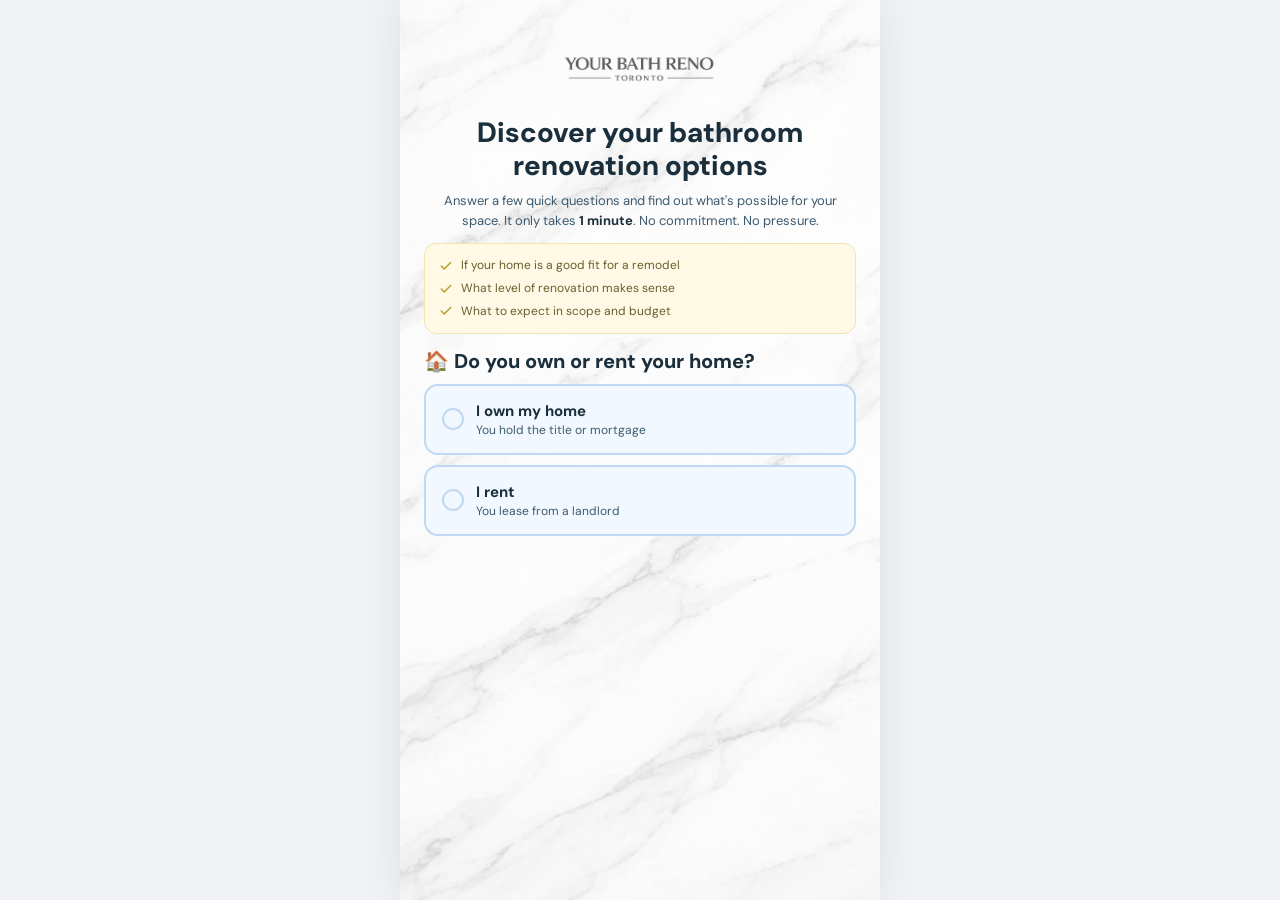
<file: quiz.old/index.html>
<!DOCTYPE html>
<html lang="en">
<head>
<!-- TikTok Pixel Code Start -->
<script>
!function (w, d, t) {
  w.TiktokAnalyticsObject=t;var ttq=w[t]=w[t]||[];ttq.methods=["page","track","identify","instances","debug","on","off","once","ready","alias","group","enableCookie","disableCookie","holdConsent","revokeConsent","grantConsent"],ttq.setAndDefer=function(t,e){t[e]=function(){t.push([e].concat(Array.prototype.slice.call(arguments,0)))}};for(var i=0;i<ttq.methods.length;i++)ttq.setAndDefer(ttq,ttq.methods[i]);ttq.instance=function(t){for(
var e=ttq._i[t]||[],n=0;n<ttq.methods.length;n++)ttq.setAndDefer(e,ttq.methods[n]);return e},ttq.load=function(e,n){var r="https://analytics.tiktok.com/i18n/pixel/events.js",o=n&&n.partner;ttq._i=ttq._i||{},ttq._i[e]=[],ttq._i[e]._u=r,ttq._t=ttq._t||{},ttq._t[e]=+new Date,ttq._o=ttq._o||{},ttq._o[e]=n||{};n=document.createElement("script")
;n.type="text/javascript",n.async=!0,n.src=r+"?sdkid="+e+"&lib="+t;e=document.getElementsByTagName("script")[0];e.parentNode.insertBefore(n,e)};


  ttq.load('D79QTQBC77UA7GO2TSJG');
  ttq.page();
}(window, document, 'ttq');
</script>
<!-- TikTok Pixel Code End -->
<!-- Google tag (gtag.js) -->
<script async src="https://www.googletagmanager.com/gtag/js?id=G-YTF6K0LFGK"></script>
<script>
  window.dataLayer = window.dataLayer || [];
  function gtag(){dataLayer.push(arguments);}
  gtag('js', new Date());

  gtag('config', 'G-YTF6K0LFGK');
</script>
<meta charset="UTF-8">
<meta name="viewport" content="width=device-width,initial-scale=1.0,maximum-scale=1.0,user-scalable=no">
<meta name="apple-mobile-web-app-capable" content="yes">
<meta property="og:title" content="Is your bathroom due for an upgrade?">
<meta property="og:description" content="1-minute quiz. Discover what's possible for your space."><meta property="og:url" content="https://yourbathreno.com">
<meta property="og:image" content="https://yourbathreno.com/preview.jpg">

<title>Bathroom Renovation Assessment — Five Star Bath Solutions</title>
<link rel="icon" type="image/png" href="favicon.png">
<link rel="preconnect" href="https://fonts.googleapis.com">
<link href="https://fonts.googleapis.com/css2?family=DM+Sans:wght@400;500;600;700;800&display=swap" rel="stylesheet">
<link rel="stylesheet" href="styles.css">
<!-- ═══ META PIXEL BASE CODE ═══ -->
<!-- Paste your Meta Pixel base code (fbq('init',...) + fbq('track','PageView')) here -->
<!-- This fires on every page load. The conversion event fires in script.js → saveRegistro() -->
<!-- Meta Pixel Code -->
<script>
!function(f,b,e,v,n,t,s)
{if(f.fbq)return;n=f.fbq=function(){n.callMethod?
n.callMethod.apply(n,arguments):n.queue.push(arguments)};
if(!f._fbq)f._fbq=n;n.push=n;n.loaded=!0;n.version='2.0';
n.queue=[];t=b.createElement(e);t.async=!0;
t.src=v;s=b.getElementsByTagName(e)[0];
s.parentNode.insertBefore(t,s)}(window, document,'script',
'https://connect.facebook.net/en_US/fbevents.js');
fbq('init', '4285889088333258');
fbq('track', 'PageView');
</script>
<noscript><img height="1" width="1" style="display:none"
src="https://www.facebook.com/tr?id=4285889088333258&ev=PageView&noscript=1"
/></noscript>
<!-- End Meta Pixel Code -->

<!-- ═══ GOOGLE TAG (already installed above) ═══ -->
<!-- GA4 is already loaded. For Google Ads conversion, add your gtag conversion snippet in script.js → saveRegistro() -->

</head>
<body>
<div id="app">

<!-- HELP POPUP -->
<div class="help-overlay" id="helpOverlay" onclick="closeHelp()">
<div class="help-popup" onclick="event.stopPropagation()">
<button class="help-close" onclick="closeHelp()">×</button>
<div style="font-size:38px;text-align:center;margin-bottom:8px">💬</div>
<h3 style="font-size:18px;font-weight:800;color:var(--text-dark);margin-bottom:6px;text-align:center">Have questions?</h3>
<p style="font-size:14px;color:var(--text-mid);line-height:1.5;margin-bottom:16px;text-align:center">We're here to help. Reach out anytime.</p>
<a href="sms:+16477045559" class="help-wa-btn" style="background:var(--teal)"><svg width="20" height="20" viewBox="0 0 24 24" fill="white" stroke="none"><path d="M21 15a2 2 0 01-2 2H7l-4 4V5a2 2 0 012-2h14a2 2 0 012 2z"/></svg>Text us</a>
<a href="tel:+16477045559" class="help-phone-btn">📞 (647) 704-5559</a>
</div>
</div>

<!-- S0: INTRO + Q1 -->
<div class="screen active" data-screen="0">
<div class="intro-content intro-top-aligned">
<img src="logo.png" alt="Five Star Bath Solutions" class="intro-logo">
<h1 class="intro-title">Discover your bathroom renovation options</h1>
<p class="intro-desc">Answer a few quick questions and find out what's possible for your space. It only takes <strong>1 minute</strong>. No commitment. No pressure.</p>
<div class="intro-tooltip">
<div class="intro-tooltip-row"><svg viewBox="0 0 24 24" fill="none" stroke-width="2.5" stroke-linecap="round" stroke-linejoin="round" class="intro-tooltip-icon"><polyline points="20 6 9 17 4 12"/></svg><span>If your home is a good fit for a remodel</span></div>
<div class="intro-tooltip-row"><svg viewBox="0 0 24 24" fill="none" stroke-width="2.5" stroke-linecap="round" stroke-linejoin="round" class="intro-tooltip-icon"><polyline points="20 6 9 17 4 12"/></svg><span>What level of renovation makes sense</span></div>
<div class="intro-tooltip-row"><svg viewBox="0 0 24 24" fill="none" stroke-width="2.5" stroke-linecap="round" stroke-linejoin="round" class="intro-tooltip-icon"><polyline points="20 6 9 17 4 12"/></svg><span>What to expect in scope and budget</span></div>
</div>
<h2 class="intro-q1-title">🏠 Do you own or rent your home?</h2>
<div class="options intro-options">
<div class="option-card" onclick="sel(this,'ownership_status','owner',function(){goTo(2)})"><div class="option-radio"></div><div class="option-text"><span class="option-label">I own my home</span><span class="option-sub">You hold the title or mortgage</span></div></div>
<div class="option-card" onclick="sel(this,'ownership_status','renter',function(){goTo(2)})"><div class="option-radio"></div><div class="option-text"><span class="option-label">I rent</span><span class="option-sub">You lease from a landlord</span></div></div>
</div>
</div>
</div>

<!-- S2: Q2 Home type -->
<div class="screen" data-screen="2">
<div class="top-bar"><button class="icon-btn" onclick="goBack()"><svg viewBox="0 0 24 24" fill="none" stroke-width="2.2" stroke-linecap="round" stroke-linejoin="round"><path d="M15 18l-6-6 6-6"/></svg></button><img src="logo.png" alt="Logo" class="top-logo"><button class="icon-btn" onclick="openHelp()"><svg viewBox="0 0 24 24" fill="none" stroke-width="2.2" stroke-linecap="round" stroke-linejoin="round"><circle cx="12" cy="12" r="10"/><path d="M9.09 9a3 3 0 015.83 1c0 2-3 3-3 3"/><line x1="12" y1="17" x2="12.01" y2="17"/></svg></button></div>
<div class="progress-wrap"><div class="progress-track"><div class="progress-fill" style="width:14%"></div></div></div>
<div class="content"><div class="emoji-icon">🏘️</div><h1 class="question">What type of home do you live in?</h1>
<div class="options">
<div class="option-card" onclick="sel(this,'home_type','detached',function(){goTo(3)})"><div class="option-radio"></div><div class="option-text"><span class="option-label">Detached</span><span class="option-sub">Standalone single-family home</span></div></div>
<div class="option-card" onclick="sel(this,'home_type','semi_detached',function(){goTo(3)})"><div class="option-radio"></div><div class="option-text"><span class="option-label">Semi-detached</span><span class="option-sub">Shares one wall with a neighbour</span></div></div>
<div class="option-card" onclick="sel(this,'home_type','townhouse',function(){goTo(3)})"><div class="option-radio"></div><div class="option-text"><span class="option-label">Townhouse</span><span class="option-sub">Row or terraced home</span></div></div>
<div class="option-card" onclick="sel(this,'home_type','condo',function(){goTo(3)})"><div class="option-radio"></div><div class="option-text"><span class="option-label">Condo / Apartment</span><span class="option-sub">Unit within a larger building</span></div></div>
</div>
<div class="step-dots"><div class="dot filled"></div><div class="dot active"></div><div class="dot"></div><div class="dot"></div><div class="dot"></div><div class="dot"></div><div class="dot"></div></div>
</div></div>

<!-- S3: Q3 Bathrooms -->
<div class="screen" data-screen="3">
<div class="top-bar"><button class="icon-btn" onclick="goBack()"><svg viewBox="0 0 24 24" fill="none" stroke-width="2.2" stroke-linecap="round" stroke-linejoin="round"><path d="M15 18l-6-6 6-6"/></svg></button><img src="logo.png" alt="Logo" class="top-logo"><button class="icon-btn" onclick="openHelp()"><svg viewBox="0 0 24 24" fill="none" stroke-width="2.2" stroke-linecap="round" stroke-linejoin="round"><circle cx="12" cy="12" r="10"/><path d="M9.09 9a3 3 0 015.83 1c0 2-3 3-3 3"/><line x1="12" y1="17" x2="12.01" y2="17"/></svg></button></div>
<div class="progress-wrap"><div class="progress-track"><div class="progress-fill" style="width:28%"></div></div></div>
<div class="content"><div class="emoji-icon">🛁</div><h1 class="question">How many bathrooms do you have?</h1>
<div class="options">
<div class="option-card" onclick="sel(this,'bathroom_count','1',function(){handleBathroomCountNext()})"><div class="option-radio"></div><div class="option-text"><span class="option-label">One bathroom</span><span class="option-sub">Single full or half bath</span></div></div>
<div class="option-card" onclick="sel(this,'bathroom_count','2',function(){handleBathroomCountNext()})"><div class="option-radio"></div><div class="option-text"><span class="option-label">Two bathrooms</span><span class="option-sub">Primary + guest bath</span></div></div>
<div class="option-card" onclick="sel(this,'bathroom_count','3_plus',function(){handleBathroomCountNext()})"><div class="option-radio"></div><div class="option-text"><span class="option-label">Three or more</span><span class="option-sub">Multiple bathrooms throughout</span></div></div>
</div>
<div class="step-dots"><div class="dot filled"></div><div class="dot filled"></div><div class="dot active"></div><div class="dot"></div><div class="dot"></div><div class="dot"></div><div class="dot"></div></div>
</div></div>

<!-- S4: NUTRITION 1 -->
<div class="screen" data-screen="4">
<div class="top-bar"><button class="icon-btn" onclick="goBack()"><svg viewBox="0 0 24 24" fill="none" stroke-width="2.2" stroke-linecap="round" stroke-linejoin="round"><path d="M15 18l-6-6 6-6"/></svg></button><img src="logo.png" alt="Logo" class="top-logo"><button class="icon-btn" onclick="openHelp()"><svg viewBox="0 0 24 24" fill="none" stroke-width="2.2" stroke-linecap="round" stroke-linejoin="round"><circle cx="12" cy="12" r="10"/><path d="M9.09 9a3 3 0 015.83 1c0 2-3 3-3 3"/><line x1="12" y1="17" x2="12.01" y2="17"/></svg></button></div>
<div class="progress-wrap"><div class="progress-track"><div class="progress-fill" style="width:36%"></div></div></div>
<div class="nutrition-content">
<div class="navy-card">
<div class="nutrition-badge-dark">💡 Did you know?</div>
<h2 class="nutrition-title-dark">A Bathroom Upgrade Is One of the Smartest Home Investments</h2>
<p class="nutrition-text-dark">In Canada, a mid-range bathroom remodel can recover up to 75% of its cost in added home value.</p>
<div class="nutrition-facts">
<div class="nutrition-fact"><svg viewBox="0 0 24 24" fill="none" stroke-width="2.5" stroke-linecap="round" stroke-linejoin="round" class="nf-icon"><polyline points="23 6 13.5 15.5 8.5 10.5 1 18"/><polyline points="17 6 23 6 23 12"/></svg><span>Top 3 home improvements for ROI in Canada</span></div>
<div class="nutrition-fact"><svg viewBox="0 0 24 24" fill="none" stroke-width="2.5" stroke-linecap="round" stroke-linejoin="round" class="nf-icon"><polyline points="20 6 9 17 4 12"/></svg><span>Updated bathrooms help homes sell faster</span></div>
<div class="nutrition-fact"><svg viewBox="0 0 24 24" fill="none" stroke-width="2.5" stroke-linecap="round" stroke-linejoin="round" class="nf-icon"><path d="M12 2l3.09 6.26L22 9.27l-5 4.87 1.18 6.88L12 17.77l-6.18 3.25L7 14.14 2 9.27l6.91-1.01L12 2z"/></svg><span>Even small upgrades make a big impact</span></div>
<div class="nutrition-fact"><svg viewBox="0 0 24 24" fill="none" stroke-width="2.5" stroke-linecap="round" stroke-linejoin="round" class="nf-icon"><path d="M3 9l9-7 9 7v11a2 2 0 01-2 2H5a2 2 0 01-2-2z"/><polyline points="9 22 9 12 15 12 15 22"/></svg><span>Sets your home apart in competitive markets</span></div>
</div>
</div>
<!-- Before/After photos (outside navy card, on white bg) -->
<!-- Uncomment when you have images. Recommended: 480px wide, horizontal -->
<!-- <p class="nutrition-photo-label">This is how we work</p> -->
<!-- <img src="images/before-after-1.jpg" class="nutrition-photo" alt="Before and after"> -->
<!-- <p class="nutrition-photo-label">Your bathroom could look like this</p> -->
<!-- <img src="images/before-after-2.jpg" class="nutrition-photo" alt="Before and after"> -->
</div>
<div class="bottom"><button class="continue-btn active" onclick="handleAfterNutrition1()">Let's Go</button></div>
</div>

<!-- S5: Q4 Reno count -->
<div class="screen" data-screen="5">
<div class="top-bar"><button class="icon-btn" onclick="goBack()"><svg viewBox="0 0 24 24" fill="none" stroke-width="2.2" stroke-linecap="round" stroke-linejoin="round"><path d="M15 18l-6-6 6-6"/></svg></button><img src="logo.png" alt="Logo" class="top-logo"><button class="icon-btn" onclick="openHelp()"><svg viewBox="0 0 24 24" fill="none" stroke-width="2.2" stroke-linecap="round" stroke-linejoin="round"><circle cx="12" cy="12" r="10"/><path d="M9.09 9a3 3 0 015.83 1c0 2-3 3-3 3"/><line x1="12" y1="17" x2="12.01" y2="17"/></svg></button></div>
<div class="progress-wrap"><div class="progress-track"><div class="progress-fill" style="width:44%"></div></div></div>
<div class="content"><div class="emoji-icon">🚿</div><h1 class="question">How many bathrooms would you like to update?</h1>
<div class="options">
<div class="option-card" onclick="sel(this,'renovation_count','1',function(){goTo(9)})"><div class="option-radio"></div><div class="option-text"><span class="option-label">Just one</span><span class="option-sub">Single bathroom project</span></div></div>
<div class="option-card" onclick="sel(this,'renovation_count','2',function(){goTo(9)})"><div class="option-radio"></div><div class="option-text"><span class="option-label">Two bathrooms</span><span class="option-sub">A couple of rooms to refresh</span></div></div>
<div class="option-card" id="reno-3plus" onclick="sel(this,'renovation_count','3_plus',function(){goTo(9)})"><div class="option-radio"></div><div class="option-text"><span class="option-label">Three or more</span><span class="option-sub">Full-home bathroom overhaul</span></div></div>
</div>
<div class="step-dots"><div class="dot filled"></div><div class="dot filled"></div><div class="dot filled"></div><div class="dot active"></div><div class="dot"></div><div class="dot"></div><div class="dot"></div></div>
</div></div>

<!-- S6: Q5 Timeline -->
<div class="screen" data-screen="6">
<div class="top-bar"><button class="icon-btn" onclick="goBack()"><svg viewBox="0 0 24 24" fill="none" stroke-width="2.2" stroke-linecap="round" stroke-linejoin="round"><path d="M15 18l-6-6 6-6"/></svg></button><img src="logo.png" alt="Logo" class="top-logo"><button class="icon-btn" onclick="openHelp()"><svg viewBox="0 0 24 24" fill="none" stroke-width="2.2" stroke-linecap="round" stroke-linejoin="round"><circle cx="12" cy="12" r="10"/><path d="M9.09 9a3 3 0 015.83 1c0 2-3 3-3 3"/><line x1="12" y1="17" x2="12.01" y2="17"/></svg></button></div>
<div class="progress-wrap"><div class="progress-track"><div class="progress-fill" style="width:52%"></div></div></div>
<div class="content"><div class="emoji-icon">📅</div><h1 class="question">How soon would you consider starting?</h1>
<div class="options">
<div class="option-card" onclick="sel(this,'renovation_timeline','asap',function(){goTo(8)})"><div class="option-radio"></div><div class="option-text"><span class="option-label">As soon as possible</span><span class="option-sub">Ready to start immediately</span></div></div>
<div class="option-card" onclick="sel(this,'renovation_timeline','3_months',function(){goTo(8)})"><div class="option-radio"></div><div class="option-text"><span class="option-label">1 to 3 months</span><span class="option-sub">Planning to start soon</span></div></div>
<div class="option-card" onclick="sel(this,'renovation_timeline','6_months',function(){goTo(8)})"><div class="option-radio"></div><div class="option-text"><span class="option-label">3 to 6 months</span><span class="option-sub">Exploring options and budgeting</span></div></div>
<div class="option-card" onclick="sel(this,'renovation_timeline','browsing',function(){goTo(8)})"><div class="option-radio"></div><div class="option-text"><span class="option-label">Just browsing</span><span class="option-sub">Gathering ideas for later</span></div></div>
</div>
<div class="step-dots"><div class="dot filled"></div><div class="dot filled"></div><div class="dot filled"></div><div class="dot filled"></div><div class="dot active"></div><div class="dot"></div><div class="dot"></div></div>
</div></div>

<!-- S7: Q6 Style -->
<div class="screen" data-screen="7">
<div class="top-bar"><button class="icon-btn" onclick="goBack()"><svg viewBox="0 0 24 24" fill="none" stroke-width="2.2" stroke-linecap="round" stroke-linejoin="round"><path d="M15 18l-6-6 6-6"/></svg></button><img src="logo.png" alt="Logo" class="top-logo"><button class="icon-btn" onclick="openHelp()"><svg viewBox="0 0 24 24" fill="none" stroke-width="2.2" stroke-linecap="round" stroke-linejoin="round"><circle cx="12" cy="12" r="10"/><path d="M9.09 9a3 3 0 015.83 1c0 2-3 3-3 3"/><line x1="12" y1="17" x2="12.01" y2="17"/></svg></button></div>
<div class="progress-wrap"><div class="progress-track"><div class="progress-fill" style="width:60%"></div></div></div>
<div class="content"><div class="emoji-icon">🎨</div><h1 class="question">What bathroom style do you prefer?</h1>
<div class="options">
<div class="option-card" onclick="sel(this,'bathroom_style','modern',function(){goTo(6)})"><div class="option-radio"></div><div class="option-text"><span class="option-label">Modern / Minimalist</span><span class="option-sub">Clean lines, neutral tones, sleek fixtures</span></div></div>
<div class="option-card" onclick="sel(this,'bathroom_style','classic',function(){goTo(6)})"><div class="option-radio"></div><div class="option-text"><span class="option-label">Classic / Traditional</span><span class="option-sub">Timeless elegance, warm finishes</span></div></div>
<div class="option-card" onclick="sel(this,'bathroom_style','spa',function(){goTo(6)})"><div class="option-radio"></div><div class="option-text"><span class="option-label">Spa / Luxury</span><span class="option-sub">High-end materials, freestanding tub, rain shower</span></div></div>
<div class="option-card" onclick="sel(this,'bathroom_style','undecided',function(){goTo(6)})"><div class="option-radio"></div><div class="option-text"><span class="option-label">Not sure yet</span><span class="option-sub">Open to suggestions from a designer</span></div></div>
</div>
<div class="step-dots"><div class="dot filled"></div><div class="dot filled"></div><div class="dot filled"></div><div class="dot filled"></div><div class="dot filled"></div><div class="dot active"></div><div class="dot"></div></div>
</div></div>

<!-- S8: NUTRITION 2 -->
<div class="screen" data-screen="8">
<div class="top-bar"><button class="icon-btn" onclick="goBack()"><svg viewBox="0 0 24 24" fill="none" stroke-width="2.2" stroke-linecap="round" stroke-linejoin="round"><path d="M15 18l-6-6 6-6"/></svg></button><img src="logo.png" alt="Logo" class="top-logo"><button class="icon-btn" onclick="openHelp()"><svg viewBox="0 0 24 24" fill="none" stroke-width="2.2" stroke-linecap="round" stroke-linejoin="round"><circle cx="12" cy="12" r="10"/><path d="M9.09 9a3 3 0 015.83 1c0 2-3 3-3 3"/><line x1="12" y1="17" x2="12.01" y2="17"/></svg></button></div>
<div class="progress-wrap"><div class="progress-track"><div class="progress-fill" style="width:68%"></div></div></div>
<div class="nutrition-content">
<div class="navy-card">
<div class="nutrition-badge-dark">🤩 Almost there</div>
<h2 class="nutrition-title-dark">Your Dream Bathroom Is Closer Than You Think</h2>
<p class="nutrition-text-dark">Simple, fast, and stress-free. Here's why thousands of homeowners choose us:</p>
<div class="nutrition-facts">
<div class="nutrition-fact"><svg viewBox="0 0 24 24" fill="none" stroke-width="2.5" stroke-linecap="round" stroke-linejoin="round" class="nf-icon"><path d="M12 2l3.09 6.26L22 9.27l-5 4.87 1.18 6.88L12 17.77l-6.18 3.25L7 14.14 2 9.27l6.91-1.01L12 2z"/></svg><span>Custom designs tailored to your space</span></div>
<div class="nutrition-fact"><svg viewBox="0 0 24 24" fill="none" stroke-width="2.5" stroke-linecap="round" stroke-linejoin="round" class="nf-icon"><circle cx="12" cy="12" r="10"/><polyline points="12 6 12 12 16 14"/></svg><span>Professional installation in 1–2 days</span></div>
<div class="nutrition-fact"><svg viewBox="0 0 24 24" fill="none" stroke-width="2.5" stroke-linecap="round" stroke-linejoin="round" class="nf-icon"><path d="M12 22s8-4 8-10V5l-8-3-8 3v7c0 6 8 10 8 10z"/></svg><span>Full lifetime warranty included</span></div>
<div class="nutrition-fact"><svg viewBox="0 0 24 24" fill="none" stroke-width="2.5" stroke-linecap="round" stroke-linejoin="round" class="nf-icon"><polyline points="20 6 9 17 4 12"/></svg><span>100% waterproof, built to last</span></div>
</div>
</div>
<!-- Before/After photos (outside navy card) -->
<!-- <p class="nutrition-photo-label">This is how we work</p> -->
<!-- <img src="images/before-after-3.jpg" class="nutrition-photo" alt="Before and after"> -->
<!-- <p class="nutrition-photo-label">Your bathroom could look like this</p> -->
<!-- <img src="images/before-after-4.jpg" class="nutrition-photo" alt="Before and after"> -->
</div>
<div class="bottom"><button class="continue-btn active" onclick="goTo(10)">Let's Keep Going</button></div>
</div>

<!-- S9: Q7 Reno type -->
<div class="screen" data-screen="9">
<div class="top-bar"><button class="icon-btn" onclick="goBack()"><svg viewBox="0 0 24 24" fill="none" stroke-width="2.2" stroke-linecap="round" stroke-linejoin="round"><path d="M15 18l-6-6 6-6"/></svg></button><img src="logo.png" alt="Logo" class="top-logo"><button class="icon-btn" onclick="openHelp()"><svg viewBox="0 0 24 24" fill="none" stroke-width="2.2" stroke-linecap="round" stroke-linejoin="round"><circle cx="12" cy="12" r="10"/><path d="M9.09 9a3 3 0 015.83 1c0 2-3 3-3 3"/><line x1="12" y1="17" x2="12.01" y2="17"/></svg></button></div>
<div class="progress-wrap"><div class="progress-track"><div class="progress-fill" style="width:76%"></div></div></div>
<div class="content"><div class="emoji-icon">🔧</div><h1 class="question">What type of renovation are you considering?</h1>
<div class="options">
<div class="option-card" onclick="sel(this,'renovation_type','full_remodel',function(){goTo(7)})"><div class="option-radio"></div><div class="option-text"><span class="option-label">Full remodel</span><span class="option-sub">Gut and rebuild from scratch</span></div></div>
<div class="option-card" onclick="sel(this,'renovation_type','tub_to_shower',function(){goTo(7)})"><div class="option-radio"></div><div class="option-text"><span class="option-label">Tub-to-shower conversion</span><span class="option-sub">Replace your bathtub with a walk-in shower</span></div></div>
<div class="option-card" onclick="sel(this,'renovation_type','refresh',function(){goTo(7)})"><div class="option-radio"></div><div class="option-text"><span class="option-label">Bath or Shower replacement</span><span class="option-sub">Refresh your tub or shower — no full remodel needed</span></div></div>
<div class="option-card" onclick="sel(this,'renovation_type','accessibility',function(){goTo(7)})"><div class="option-radio"></div><div class="option-text"><span class="option-label">Accessibility upgrade</span><span class="option-sub">Wheelchair Accessible showers, grab bars, barrier-free entry</span></div></div>
<div class="option-card" onclick="sel(this,'renovation_type','undecided',function(){goTo(7)})"><div class="option-radio"></div><div class="option-text"><span class="option-label">Not sure yet</span><span class="option-sub">I'd like expert guidance</span></div></div>
</div>
<div class="step-dots"><div class="dot filled"></div><div class="dot filled"></div><div class="dot filled"></div><div class="dot filled"></div><div class="dot filled"></div><div class="dot filled"></div><div class="dot active"></div></div>
</div></div>

<!-- S10: Q8 Country -->
<div class="screen" data-screen="10">
<div class="top-bar"><button class="icon-btn" onclick="goBack()"><svg viewBox="0 0 24 24" fill="none" stroke-width="2.2" stroke-linecap="round" stroke-linejoin="round"><path d="M15 18l-6-6 6-6"/></svg></button><img src="logo.png" alt="Logo" class="top-logo"><button class="icon-btn" onclick="openHelp()"><svg viewBox="0 0 24 24" fill="none" stroke-width="2.2" stroke-linecap="round" stroke-linejoin="round"><circle cx="12" cy="12" r="10"/><path d="M9.09 9a3 3 0 015.83 1c0 2-3 3-3 3"/><line x1="12" y1="17" x2="12.01" y2="17"/></svg></button></div>
<div class="progress-wrap"><div class="progress-track"><div class="progress-fill" style="width:84%"></div></div></div>
<div class="content"><div class="emoji-icon">🌎</div><h1 class="question">Where are you located?</h1>
<div class="options">
<div class="option-card" onclick="sel(this,'country','CA',function(){handleCountryNext()})"><div class="option-radio"></div><div class="option-text"><span class="option-label">Canada</span><span class="option-sub">Provinces and territories</span></div></div>
<div class="option-card" onclick="sel(this,'country','US',function(){handleCountryNext()})"><div class="option-radio"></div><div class="option-text"><span class="option-label">United States</span><span class="option-sub">All 50 states</span></div></div>
<div class="option-card" onclick="sel(this,'country','other',function(){handleCountryNext()})"><div class="option-radio"></div><div class="option-text"><span class="option-label">Other</span><span class="option-sub">Outside North America</span></div></div>
</div>
<div class="step-dots"><div class="dot filled"></div><div class="dot filled"></div><div class="dot filled"></div><div class="dot filled"></div><div class="dot filled"></div><div class="dot filled"></div><div class="dot filled"></div></div>
</div></div>

<!-- S11: ZIP -->
<div class="screen" data-screen="11">
<div class="top-bar"><button class="icon-btn" onclick="goBack()"><svg viewBox="0 0 24 24" fill="none" stroke-width="2.2" stroke-linecap="round" stroke-linejoin="round"><path d="M15 18l-6-6 6-6"/></svg></button><img src="logo.png" alt="Logo" class="top-logo"><button class="icon-btn" onclick="openHelp()"><svg viewBox="0 0 24 24" fill="none" stroke-width="2.2" stroke-linecap="round" stroke-linejoin="round"><circle cx="12" cy="12" r="10"/><path d="M9.09 9a3 3 0 015.83 1c0 2-3 3-3 3"/><line x1="12" y1="17" x2="12.01" y2="17"/></svg></button></div>
<div class="progress-wrap"><div class="progress-track"><div class="progress-fill" style="width:90%"></div></div></div>
<div class="content" style="justify-content:center"><div class="emoji-icon">📍</div>
<h1 class="question" id="zipTitle">What is your postal code?</h1>
<div class="zip-input-wrap">
<input type="text" class="zip-big-input" id="zipInput" placeholder="A1A1A1" maxlength="7" oninput="handleZipInput()" autocomplete="postal-code">
<p class="zip-hint" id="zipHint">Enter your Canadian postal code</p>
<p class="zip-error" id="zipError"></p>
</div>
</div>
<div class="bottom"><button class="continue-btn" id="zipBtn" onclick="handleZipNext()">Continue</button></div>
</div>

<!-- S12: Lead Capture -->
<div class="screen" data-screen="12">
<div class="top-bar"><button class="icon-btn" onclick="goBack()"><svg viewBox="0 0 24 24" fill="none" stroke-width="2.2" stroke-linecap="round" stroke-linejoin="round"><path d="M15 18l-6-6 6-6"/></svg></button><img src="logo.png" alt="Logo" class="top-logo"><button class="icon-btn" onclick="openHelp()"><svg viewBox="0 0 24 24" fill="none" stroke-width="2.2" stroke-linecap="round" stroke-linejoin="round"><circle cx="12" cy="12" r="10"/><path d="M9.09 9a3 3 0 015.83 1c0 2-3 3-3 3"/><line x1="12" y1="17" x2="12.01" y2="17"/></svg></button></div>
<div class="progress-wrap"><div class="progress-track"><div class="progress-fill" style="width:95%"></div></div></div>
<div class="lead-content">
<div class="emoji-icon">😎</div>
<h2 class="lead-title">Let’s review your bathroom together</h2>
<p class="lead-text">Send us a photo of the bathroom you're considering remodeling. With just one photo, we can:</p>
<div class="lead-features">
<div class="lead-feature"><div class="lead-feature-dot"></div><span>Review layout and current condition</span></div>
<div class="lead-feature"><div class="lead-feature-dot"></div><span>Share ideas and realistic options for your bathroom</span></div>
<div class="lead-feature"><div class="lead-feature-dot"></div><span>Follow up to walk you through next steps — no pressure</span></div>
</div>
<p class="lead-trust">⭐ Rated 4.9 — 10,000+ Reviews</p>
<!-- <div class="offer-box">
<div class="offer-main">🔥 Lock in a <strong>$2,000 SAVINGS</strong></div>
<div class="offer-sub">Only for those who sign up before April 15</div>
</div> -->
<p style="font-size:13px;color:var(--text-mid);text-align:center;margin:8px 0 14px;font-weight:500">Give us the chance to show you how we do it.</p>
<div class="input-group"><div class="input-label">Full name</div><input type="text" class="input-field" id="nameInput" placeholder="e.g. Sarah Johnson" oninput="handleLeadInput()"></div>
<div class="input-group"><div class="input-label">Phone number (10 digits)</div><input type="tel" class="input-field" id="phoneInput" placeholder="e.g. 4165550123" maxlength="10" oninput="handleLeadInput()"></div>
<p style="font-size:12px;color:var(--text-mid);text-align:center;margin-top:6px">No commitment. No sales pressure.</p>
</div>
<div class="bottom"><button class="continue-btn" id="leadBtn" onclick="handleLeadSubmit()">Continue</button></div>
</div>

<!-- S13: Thank You -->
<div class="screen" data-screen="13">
<div class="thankyou-content">
<div class="thankyou-check"><svg viewBox="0 0 24 24" fill="none" stroke-width="2.5" stroke-linecap="round" stroke-linejoin="round"><polyline points="20 6 9 17 4 12"/></svg></div>
<h2 class="thankyou-title">We're ready!</h2>
<p class="thankyou-text">Thanks for sharing your details. A specialist from our team will message you shortly with simple instructions to send a photo of your bathroom.</p>
<div class="thankyou-highlight"><p>This usually happens <strong>within the next few hours</strong>.</p></div>
<p class="thankyou-text">If you prefer not to wait, you can text us now.</p>
<a href="sms:+16477045559" class="text-btn"><svg width="18" height="18" viewBox="0 0 24 24" fill="none" stroke="currentColor" stroke-width="2.2" stroke-linecap="round" stroke-linejoin="round"><path d="M21 15a2 2 0 01-2 2H7l-4 4V5a2 2 0 012-2h14a2 2 0 012 2z"/></svg>Text us your bathroom photo</a>
</div>
</div>

</div>
<script src="script.js"></script>
</body>
</html>
</file>
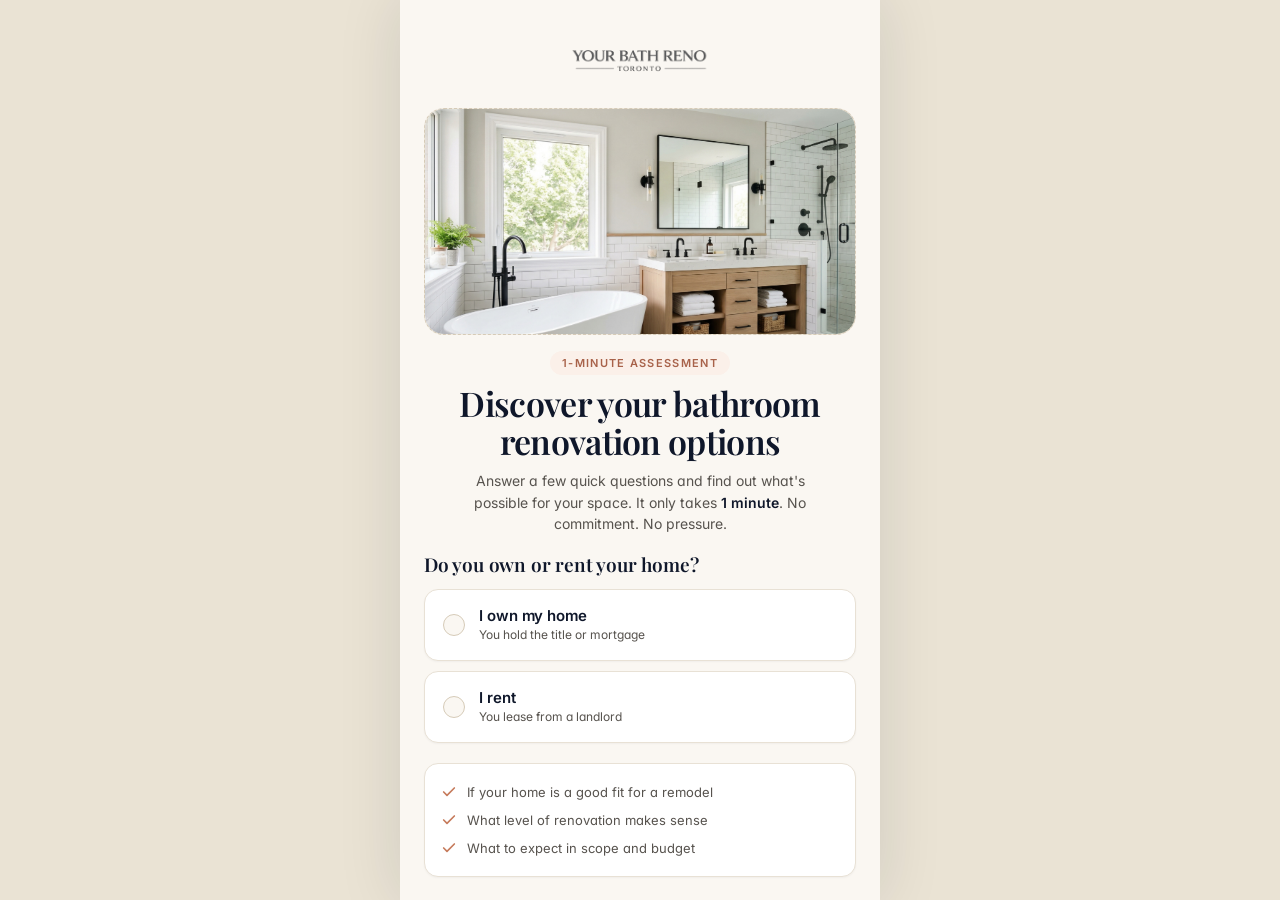
<file: quiz/index.html>
<!DOCTYPE html>
<html lang="en">
<head>
<!-- Google Tag Manager -->
<script>(function(w,d,s,l,i){w[l]=w[l]||[];w[l].push({'gtm.start':
new Date().getTime(),event:'gtm.js'});var f=d.getElementsByTagName(s)[0],
j=d.createElement(s),dl=l!='dataLayer'?'&l='+l:'';j.async=true;j.src=
'https://www.googletagmanager.com/gtm.js?id='+i+dl;f.parentNode.insertBefore(j,f);
})(window,document,'script','dataLayer','GTM-N7J8Q6GC');</script>
<!-- End Google Tag Manager -->
<!-- TikTok Pixel Code Start -->
<script>
!function (w, d, t) {
  w.TiktokAnalyticsObject=t;var ttq=w[t]=w[t]||[];ttq.methods=["page","track","identify","instances","debug","on","off","once","ready","alias","group","enableCookie","disableCookie","holdConsent","revokeConsent","grantConsent"],ttq.setAndDefer=function(t,e){t[e]=function(){t.push([e].concat(Array.prototype.slice.call(arguments,0)))}};for(var i=0;i<ttq.methods.length;i++)ttq.setAndDefer(ttq,ttq.methods[i]);ttq.instance=function(t){for(
var e=ttq._i[t]||[],n=0;n<ttq.methods.length;n++)ttq.setAndDefer(e,ttq.methods[n]);return e},ttq.load=function(e,n){var r="https://analytics.tiktok.com/i18n/pixel/events.js",o=n&&n.partner;ttq._i=ttq._i||{},ttq._i[e]=[],ttq._i[e]._u=r,ttq._t=ttq._t||{},ttq._t[e]=+new Date,ttq._o=ttq._o||{},ttq._o[e]=n||{};n=document.createElement("script")
;n.type="text/javascript",n.async=!0,n.src=r+"?sdkid="+e+"&lib="+t;e=document.getElementsByTagName("script")[0];e.parentNode.insertBefore(n,e)};


  ttq.load('D79QTQBC77UA7GO2TSJG');
  ttq.page();
}(window, document, 'ttq');
</script>
<!-- TikTok Pixel Code End -->
<!-- Google tag (gtag.js) -->
<script async src="https://www.googletagmanager.com/gtag/js?id=G-YTF6K0LFGK"></script>
<script>
  window.dataLayer = window.dataLayer || [];
  function gtag(){dataLayer.push(arguments);}
  gtag('js', new Date());

  gtag('config', 'G-YTF6K0LFGK');
</script>
<!-- Google tag (gtag.js) -->
<script async src="https://www.googletagmanager.com/gtag/js?id=AW-18144709091"></script>
<script>
  window.dataLayer = window.dataLayer || [];
  function gtag(){dataLayer.push(arguments);}
  gtag('js', new Date());

  gtag('config', 'AW-18144709091');
</script>
<meta charset="UTF-8">
<meta name="viewport" content="width=device-width,initial-scale=1.0,maximum-scale=1.0,user-scalable=no">
<meta name="apple-mobile-web-app-capable" content="yes">
<meta name="theme-color" content="#FAF7F2">
<meta property="og:title" content="Is your bathroom due for an upgrade?">
<meta property="og:description" content="1-minute quiz. Discover what's possible for your space.">
<meta property="og:url" content="https://yourbathreno.com">
<meta property="og:image" content="https://yourbathreno.com/preview.jpg">

<title>Bathroom Renovation Assessment — Five Star Bath Solutions!!</title>
<link rel="icon" type="image/png" href="favicon.png">
<link rel="preconnect" href="https://fonts.googleapis.com">
<link rel="preconnect" href="https://fonts.gstatic.com" crossorigin>
<link href="https://fonts.googleapis.com/css2?family=Playfair+Display:ital,wght@0,400;0,500;0,600;0,700;1,500;1,600&family=Inter:wght@400;500;600;700&display=swap" rel="stylesheet">
<link rel="stylesheet" href="styles.css">
<!-- Meta Pixel Code -->
<script>
!function(f,b,e,v,n,t,s)
{if(f.fbq)return;n=f.fbq=function(){n.callMethod?
n.callMethod.apply(n,arguments):n.queue.push(arguments)};
if(!f._fbq)f._fbq=n;n.push=n;n.loaded=!0;n.version='2.0';
n.queue=[];t=b.createElement(e);t.async=!0;
t.src=v;s=b.getElementsByTagName(e)[0];
s.parentNode.insertBefore(t,s)}(window, document,'script',
'https://connect.facebook.net/en_US/fbevents.js');
fbq('init', '4285889088333258');
fbq('track', 'PageView');
</script>
<noscript><img height="1" width="1" style="display:none"
src="https://www.facebook.com/tr?id=4285889088333258&ev=PageView&noscript=1"
/></noscript>
<!-- End Meta Pixel Code -->
</head>
<body>
<!-- Google Tag Manager (noscript) -->
<noscript><iframe src="https://www.googletagmanager.com/ns.html?id=GTM-N7J8Q6GC"
height="0" width="0" style="display:none;visibility:hidden"></iframe></noscript>
<!-- End Google Tag Manager (noscript) -->
<div id="app">

<!-- ═══════════════ HELP POPUP ═══════════════ -->
<div class="help-overlay" id="helpOverlay" onclick="closeHelp()">
  <div class="help-popup" onclick="event.stopPropagation()">
    <button class="help-close" onclick="closeHelp()" aria-label="Close">×</button>
    <div class="help-icon">
      <svg viewBox="0 0 24 24"><path d="M21 15a2 2 0 0 1-2 2H7l-4 4V5a2 2 0 0 1 2-2h14a2 2 0 0 1 2 2z"/></svg>
    </div>
    <h3 class="help-title">Have questions?</h3>
    <p class="help-text">We're here to help. Reach out anytime — no obligation, no pressure.</p>
    <a href="sms:+16477045559" class="help-btn primary">
      <svg viewBox="0 0 24 24"><path d="M21 15a2 2 0 0 1-2 2H7l-4 4V5a2 2 0 0 1 2-2h14a2 2 0 0 1 2 2z"/></svg>
      Text us
    </a>
    <a href="tel:+16477045559" class="help-btn secondary">
      <svg viewBox="0 0 24 24"><path d="M22 16.92v3a2 2 0 0 1-2.18 2 19.79 19.79 0 0 1-8.63-3.07 19.5 19.5 0 0 1-6-6 19.79 19.79 0 0 1-3.07-8.67A2 2 0 0 1 4.11 2h3a2 2 0 0 1 2 1.72 12.84 12.84 0 0 0 .7 2.81 2 2 0 0 1-.45 2.11L8.09 9.91a16 16 0 0 0 6 6l1.27-1.27a2 2 0 0 1 2.11-.45 12.84 12.84 0 0 0 2.81.7A2 2 0 0 1 22 16.92z"/></svg>
      (647) 704-5559
    </a>
  </div>
</div>

<!-- ═══════════════ S0: INTRO + Q1 OWNERSHIP ═══════════════ -->
<div class="screen active" data-screen="0">
  <div class="intro-content">
    <img src="logo.png" alt="Five Star Bath Solutions" class="intro-logo">

    <div class="intro-hero-slot">
      <div class="img-slot" data-name="hero-bathroom.jpg" data-size="960×720">
        <img src="images/hero-bathroom.jpg" alt="Premium bathroom renovation" onerror="this.style.display='none'">
      </div>
    </div>

    <span class="intro-eyebrow">1-Minute Assessment</span>
    <h1 class="intro-title">Discover your bathroom renovation options</h1>
    <p class="intro-desc">Answer a few quick questions and find out what's possible for your space. It only takes <strong>1 minute</strong>. No commitment. No pressure.</p>

    <h2 class="intro-q1-title">Do you own or rent your home?</h2>
    <div class="options intro-options">
      <div class="option-card" onclick="sel(this,'ownership_status','owner',function(){goTo(2)})">
        <div class="option-radio"></div>
        <div class="option-text">
          <span class="option-label">I own my home</span>
          <span class="option-sub">You hold the title or mortgage</span>
        </div>
      </div>
      <div class="option-card" onclick="sel(this,'ownership_status','renter',function(){goTo(2)})">
        <div class="option-radio"></div>
        <div class="option-text">
          <span class="option-label">I rent</span>
          <span class="option-sub">You lease from a landlord</span>
        </div>
      </div>
    </div>

    <div class="intro-tooltip">
      <div class="intro-tooltip-row">
        <svg viewBox="0 0 24 24" class="intro-tooltip-icon"><polyline points="20 6 9 17 4 12"/></svg>
        <span>If your home is a good fit for a remodel</span>
      </div>
      <div class="intro-tooltip-row">
        <svg viewBox="0 0 24 24" class="intro-tooltip-icon"><polyline points="20 6 9 17 4 12"/></svg>
        <span>What level of renovation makes sense</span>
      </div>
      <div class="intro-tooltip-row">
        <svg viewBox="0 0 24 24" class="intro-tooltip-icon"><polyline points="20 6 9 17 4 12"/></svg>
        <span>What to expect in scope and budget</span>
      </div>
    </div>

    <div class="trust-row">
      <div class="trust-item">
        <span class="trust-stars">★★★★★</span>
        <span class="trust-label">4.9 · 10,000+ reviews</span>
      </div>
      <div class="trust-divider"></div>
      <div class="trust-item">
        <span class="trust-stars" style="color:var(--charcoal);font-family:var(--font-serif);font-style:italic;font-size:14px;">Lifetime</span>
        <span class="trust-label">Warranty</span>
      </div>
      <div class="trust-divider"></div>
      <div class="trust-item">
        <span class="trust-stars" style="color:var(--charcoal);font-family:var(--font-serif);font-style:italic;font-size:14px;">1–2 day</span>
        <span class="trust-label">Installation</span>
      </div>
    </div>

    <p class="casl-note">By continuing, you agree to receive texts from Your Bath Reno about your assessment. No spam. Unsubscribe anytime.</p>
  </div>
</div>

<!-- ═══════════════ S2: Q2 HOME TYPE ═══════════════ -->
<div class="screen" data-screen="2">
  <div class="top-bar">
    <button class="icon-btn" onclick="goBack()" aria-label="Back"><svg viewBox="0 0 24 24"><path d="m15 18-6-6 6-6"/></svg></button>
    <img src="logo.png" alt="Logo" class="top-logo">
    <button class="icon-btn" onclick="openHelp()" aria-label="Help"><svg viewBox="0 0 24 24"><circle cx="12" cy="12" r="10"/><path d="M9.09 9a3 3 0 0 1 5.83 1c0 2-3 3-3 3"/><line x1="12" y1="17" x2="12.01" y2="17"/></svg></button>
  </div>
  <div class="progress-wrap">
    <div class="progress-meta"><span>Step 1 of 3 · About your home</span><span class="step-label">14%</span></div>
    <div class="progress-track"><div class="progress-fill" style="width:14%"></div></div>
  </div>
  <div class="content">
    <div class="section-icon">
      <svg viewBox="0 0 24 24"><path d="M6 22V4a2 2 0 0 1 2-2h8a2 2 0 0 1 2 2v18Z"/><path d="M6 12H4a2 2 0 0 0-2 2v6a2 2 0 0 0 2 2h2"/><path d="M18 9h2a2 2 0 0 1 2 2v9a2 2 0 0 1-2 2h-2"/><path d="M10 6h4"/><path d="M10 10h4"/><path d="M10 14h4"/><path d="M10 18h4"/></svg>
    </div>
    <h1 class="question">What type of home do you live in?</h1>
    <div class="options">
      <div class="option-card" onclick="sel(this,'home_type','detached',function(){goTo(3)})">
        <div class="option-radio"></div>
        <div class="option-text"><span class="option-label">Detached</span><span class="option-sub">Standalone single-family home</span></div>
      </div>
      <div class="option-card" onclick="sel(this,'home_type','semi_detached',function(){goTo(3)})">
        <div class="option-radio"></div>
        <div class="option-text"><span class="option-label">Semi-detached</span><span class="option-sub">Shares one wall with a neighbour</span></div>
      </div>
      <div class="option-card" onclick="sel(this,'home_type','townhouse',function(){goTo(3)})">
        <div class="option-radio"></div>
        <div class="option-text"><span class="option-label">Townhouse</span><span class="option-sub">Row or terraced home</span></div>
      </div>
      <div class="option-card" onclick="sel(this,'home_type','condo',function(){goTo(3)})">
        <div class="option-radio"></div>
        <div class="option-text"><span class="option-label">Condo / Apartment</span><span class="option-sub">Unit within a larger building</span></div>
      </div>
    </div>
    <div class="step-dots"><div class="dot filled"></div><div class="dot active"></div><div class="dot"></div><div class="dot"></div><div class="dot"></div><div class="dot"></div><div class="dot"></div></div>
  </div>
</div>

<!-- ═══════════════ S3: Q3 BATHROOM COUNT ═══════════════ -->
<div class="screen" data-screen="3">
  <div class="top-bar">
    <button class="icon-btn" onclick="goBack()" aria-label="Back"><svg viewBox="0 0 24 24"><path d="m15 18-6-6 6-6"/></svg></button>
    <img src="logo.png" alt="Logo" class="top-logo">
    <button class="icon-btn" onclick="openHelp()" aria-label="Help"><svg viewBox="0 0 24 24"><circle cx="12" cy="12" r="10"/><path d="M9.09 9a3 3 0 0 1 5.83 1c0 2-3 3-3 3"/><line x1="12" y1="17" x2="12.01" y2="17"/></svg></button>
  </div>
  <div class="progress-wrap">
    <div class="progress-meta"><span>Step 1 of 3 · About your home</span><span class="step-label">28%</span></div>
    <div class="progress-track"><div class="progress-fill" style="width:28%"></div></div>
  </div>
  <div class="content">
    <div class="section-icon">
      <svg viewBox="0 0 24 24"><path d="M9 6 6.5 3.5a1.5 1.5 0 0 0-1-.5C4.683 3 4 3.683 4 4.5V17a2 2 0 0 0 2 2h12a2 2 0 0 0 2-2v-5"/><line x1="10" y1="5" x2="8" y2="7"/><line x1="2" y1="12" x2="22" y2="12"/><line x1="7" y1="19" x2="7" y2="21"/><line x1="17" y1="19" x2="17" y2="21"/></svg>
    </div>
    <h1 class="question">How many bathrooms do you have?</h1>
    <div class="options">
      <div class="option-card" onclick="sel(this,'bathroom_count','1',function(){handleBathroomCountNext()})">
        <div class="option-radio"></div>
        <div class="option-text"><span class="option-label">One bathroom</span><span class="option-sub">Single full or half bath</span></div>
      </div>
      <div class="option-card" onclick="sel(this,'bathroom_count','2',function(){handleBathroomCountNext()})">
        <div class="option-radio"></div>
        <div class="option-text"><span class="option-label">Two bathrooms</span><span class="option-sub">Primary + guest bath</span></div>
      </div>
      <div class="option-card" onclick="sel(this,'bathroom_count','3_plus',function(){handleBathroomCountNext()})">
        <div class="option-radio"></div>
        <div class="option-text"><span class="option-label">Three or more</span><span class="option-sub">Multiple bathrooms throughout</span></div>
      </div>
    </div>
    <div class="step-dots"><div class="dot filled"></div><div class="dot filled"></div><div class="dot active"></div><div class="dot"></div><div class="dot"></div><div class="dot"></div><div class="dot"></div></div>
  </div>
</div>

<!-- ═══════════════ S4: NUTRITION 1 (DID YOU KNOW) ═══════════════ -->
<div class="screen" data-screen="4">
  <div class="top-bar">
    <button class="icon-btn" onclick="goBack()" aria-label="Back"><svg viewBox="0 0 24 24"><path d="m15 18-6-6 6-6"/></svg></button>
    <img src="logo.png" alt="Logo" class="top-logo">
    <button class="icon-btn" onclick="openHelp()" aria-label="Help"><svg viewBox="0 0 24 24"><circle cx="12" cy="12" r="10"/><path d="M9.09 9a3 3 0 0 1 5.83 1c0 2-3 3-3 3"/><line x1="12" y1="17" x2="12.01" y2="17"/></svg></button>
  </div>
  <div class="progress-wrap">
    <div class="progress-meta"><span>Worth knowing</span><span class="step-label">36%</span></div>
    <div class="progress-track"><div class="progress-fill" style="width:36%"></div></div>
  </div>
  <div class="nutrition-content">
    <div class="nutrition-card">
      <div class="nutrition-badge">
        <svg viewBox="0 0 24 24"><path d="M15 14c.2-1 .7-1.7 1.5-2.5 1-.9 1.5-2.2 1.5-3.5A6 6 0 0 0 6 8c0 1 .2 2.2 1.5 3.5.7.7 1.3 1.5 1.5 2.5"/><path d="M9 18h6"/><path d="M10 22h4"/></svg>
        Did you know?
      </div>
      <h2 class="nutrition-title">A bathroom upgrade is one of the smartest home investments</h2>
      <p class="nutrition-text">In Canada, a mid-range bathroom remodel can recover up to 75% of its cost in added home value.</p>
      <div class="nutrition-facts">
        <div class="nutrition-fact">
          <svg viewBox="0 0 24 24" class="nf-icon"><polyline points="23 6 13.5 15.5 8.5 10.5 1 18"/><polyline points="17 6 23 6 23 12"/></svg>
          <span>Top 3 home improvements for ROI in Canada</span>
        </div>
        <div class="nutrition-fact">
          <svg viewBox="0 0 24 24" class="nf-icon"><polyline points="20 6 9 17 4 12"/></svg>
          <span>Updated bathrooms help homes sell faster</span>
        </div>
        <div class="nutrition-fact">
          <svg viewBox="0 0 24 24" class="nf-icon"><polygon points="12 2 15.09 8.26 22 9.27 17 14.14 18.18 21.02 12 17.77 5.82 21.02 7 14.14 2 9.27 8.91 8.26 12 2"/></svg>
          <span>Even small upgrades make a big impact</span>
        </div>
        <div class="nutrition-fact">
          <svg viewBox="0 0 24 24" class="nf-icon"><path d="m3 9 9-7 9 7v11a2 2 0 0 1-2 2H5a2 2 0 0 1-2-2z"/><polyline points="9 22 9 12 15 12 15 22"/></svg>
          <span>Sets your home apart in competitive markets</span>
        </div>
      </div>
    </div>

    <p class="nutrition-photo-label">Recent transformation</p>
    <div class="nutrition-photo-slot">
      <div class="img-slot" data-name="before-after-1.jpg" data-size="960×640">
        <img src="images/before-after-1.jpg" alt="Before and after bathroom transformation" onerror="this.style.display='none'">
      </div>
    </div>
  </div>
  <div class="bottom"><button class="continue-btn active" onclick="handleAfterNutrition1()">Continue</button></div>
</div>

<!-- ═══════════════ S5: Q4 RENOVATION COUNT ═══════════════ -->
<div class="screen" data-screen="5">
  <div class="top-bar">
    <button class="icon-btn" onclick="goBack()" aria-label="Back"><svg viewBox="0 0 24 24"><path d="m15 18-6-6 6-6"/></svg></button>
    <img src="logo.png" alt="Logo" class="top-logo">
    <button class="icon-btn" onclick="openHelp()" aria-label="Help"><svg viewBox="0 0 24 24"><circle cx="12" cy="12" r="10"/><path d="M9.09 9a3 3 0 0 1 5.83 1c0 2-3 3-3 3"/><line x1="12" y1="17" x2="12.01" y2="17"/></svg></button>
  </div>
  <div class="progress-wrap">
    <div class="progress-meta"><span>Step 2 of 3 · Your project</span><span class="step-label">44%</span></div>
    <div class="progress-track"><div class="progress-fill" style="width:44%"></div></div>
  </div>
  <div class="content">
    <div class="section-icon">
      <svg viewBox="0 0 24 24"><path d="m12 3-1.912 5.813a2 2 0 0 1-1.275 1.275L3 12l5.813 1.912a2 2 0 0 1 1.275 1.275L12 21l1.912-5.813a2 2 0 0 1 1.275-1.275L21 12l-5.813-1.912a2 2 0 0 1-1.275-1.275L12 3Z"/><path d="M5 3v4"/><path d="M19 17v4"/><path d="M3 5h4"/><path d="M17 19h4"/></svg>
    </div>
    <h1 class="question">How many bathrooms would you like to update?</h1>
    <div class="options">
      <div class="option-card" onclick="sel(this,'renovation_count','1',function(){goTo(9)})">
        <div class="option-radio"></div>
        <div class="option-text"><span class="option-label">Just one</span><span class="option-sub">Single bathroom project</span></div>
      </div>
      <div class="option-card" onclick="sel(this,'renovation_count','2',function(){goTo(9)})">
        <div class="option-radio"></div>
        <div class="option-text"><span class="option-label">Two bathrooms</span><span class="option-sub">A couple of rooms to refresh</span></div>
      </div>
      <div class="option-card" id="reno-3plus" onclick="sel(this,'renovation_count','3_plus',function(){goTo(9)})">
        <div class="option-radio"></div>
        <div class="option-text"><span class="option-label">Three or more</span><span class="option-sub">Full-home bathroom overhaul</span></div>
      </div>
    </div>
    <div class="step-dots"><div class="dot filled"></div><div class="dot filled"></div><div class="dot filled"></div><div class="dot active"></div><div class="dot"></div><div class="dot"></div><div class="dot"></div></div>
  </div>
</div>

<!-- ═══════════════ S6: Q5 TIMELINE ═══════════════ -->
<div class="screen" data-screen="6">
  <div class="top-bar">
    <button class="icon-btn" onclick="goBack()" aria-label="Back"><svg viewBox="0 0 24 24"><path d="m15 18-6-6 6-6"/></svg></button>
    <img src="logo.png" alt="Logo" class="top-logo">
    <button class="icon-btn" onclick="openHelp()" aria-label="Help"><svg viewBox="0 0 24 24"><circle cx="12" cy="12" r="10"/><path d="M9.09 9a3 3 0 0 1 5.83 1c0 2-3 3-3 3"/><line x1="12" y1="17" x2="12.01" y2="17"/></svg></button>
  </div>
  <div class="progress-wrap">
    <div class="progress-meta"><span>Step 2 of 3 · Your project</span><span class="step-label">52%</span></div>
    <div class="progress-track"><div class="progress-fill" style="width:52%"></div></div>
  </div>
  <div class="content">
    <div class="section-icon">
      <svg viewBox="0 0 24 24"><path d="M8 2v4"/><path d="M16 2v4"/><rect width="18" height="18" x="3" y="4" rx="2"/><path d="M3 10h18"/><path d="M8 14h.01"/><path d="M12 14h.01"/><path d="M16 14h.01"/><path d="M8 18h.01"/><path d="M12 18h.01"/><path d="M16 18h.01"/></svg>
    </div>
    <h1 class="question">How soon would you consider starting?</h1>
    <div class="options">
      <div class="option-card" onclick="sel(this,'renovation_timeline','asap',function(){goTo(8)})">
        <div class="option-radio"></div>
        <div class="option-text"><span class="option-label">As soon as possible</span><span class="option-sub">Ready to start immediately</span></div>
      </div>
      <div class="option-card" onclick="sel(this,'renovation_timeline','3_months',function(){goTo(8)})">
        <div class="option-radio"></div>
        <div class="option-text"><span class="option-label">1 to 3 months</span><span class="option-sub">Planning to start soon</span></div>
      </div>
      <div class="option-card" onclick="sel(this,'renovation_timeline','6_months',function(){goTo(8)})">
        <div class="option-radio"></div>
        <div class="option-text"><span class="option-label">3 to 6 months</span><span class="option-sub">Exploring options and budgeting</span></div>
      </div>
      <div class="option-card" onclick="sel(this,'renovation_timeline','browsing',function(){goTo(8)})">
        <div class="option-radio"></div>
        <div class="option-text"><span class="option-label">Just browsing</span><span class="option-sub">Gathering ideas for later</span></div>
      </div>
    </div>
    <div class="step-dots"><div class="dot filled"></div><div class="dot filled"></div><div class="dot filled"></div><div class="dot filled"></div><div class="dot active"></div><div class="dot"></div><div class="dot"></div></div>
  </div>
</div>

<!-- ═══════════════ S7: Q6 STYLE (visual cards) ═══════════════ -->
<div class="screen" data-screen="7">
  <div class="top-bar">
    <button class="icon-btn" onclick="goBack()" aria-label="Back"><svg viewBox="0 0 24 24"><path d="m15 18-6-6 6-6"/></svg></button>
    <img src="logo.png" alt="Logo" class="top-logo">
    <button class="icon-btn" onclick="openHelp()" aria-label="Help"><svg viewBox="0 0 24 24"><circle cx="12" cy="12" r="10"/><path d="M9.09 9a3 3 0 0 1 5.83 1c0 2-3 3-3 3"/><line x1="12" y1="17" x2="12.01" y2="17"/></svg></button>
  </div>
  <div class="progress-wrap">
    <div class="progress-meta"><span>Step 2 of 3 · Your project</span><span class="step-label">60%</span></div>
    <div class="progress-track"><div class="progress-fill" style="width:60%"></div></div>
  </div>
  <div class="content">
    <div class="section-icon">
      <svg viewBox="0 0 24 24"><circle cx="13.5" cy="6.5" r=".5" fill="currentColor" stroke="none"/><circle cx="17.5" cy="10.5" r=".5" fill="currentColor" stroke="none"/><circle cx="8.5" cy="7.5" r=".5" fill="currentColor" stroke="none"/><circle cx="6.5" cy="12.5" r=".5" fill="currentColor" stroke="none"/><path d="M12 2C6.5 2 2 6.5 2 12s4.5 10 10 10c.926 0 1.648-.746 1.648-1.688 0-.437-.18-.835-.437-1.125-.29-.289-.438-.652-.438-1.125a1.64 1.64 0 0 1 1.668-1.668h1.996c3.051 0 5.555-2.503 5.555-5.554C21.965 6.012 17.461 2 12 2z"/></svg>
    </div>
    <h1 class="question">What bathroom style do you prefer?</h1>
    <div class="options">
      <div class="option-card visual" onclick="sel(this,'bathroom_style','modern',function(){goTo(6)})">
        <div class="img-slot" data-name="style-modern.jpg" data-size="400×400">
          <img src="images/style-modern.jpg" alt="Modern minimalist bathroom" onerror="this.style.display='none'">
        </div>
        <div class="option-body">
          <div class="option-radio"></div>
          <div class="option-text"><span class="option-label">Modern / Minimalist</span><span class="option-sub">Clean lines, neutral tones, sleek fixtures</span></div>
        </div>
      </div>
      <div class="option-card visual" onclick="sel(this,'bathroom_style','classic',function(){goTo(6)})">
        <div class="img-slot" data-name="style-classic.jpg" data-size="400×400">
          <img src="images/style-classic.jpg" alt="Classic traditional bathroom" onerror="this.style.display='none'">
        </div>
        <div class="option-body">
          <div class="option-radio"></div>
          <div class="option-text"><span class="option-label">Classic / Traditional</span><span class="option-sub">Timeless elegance, warm finishes</span></div>
        </div>
      </div>
      <div class="option-card visual" onclick="sel(this,'bathroom_style','spa',function(){goTo(6)})">
        <div class="img-slot" data-name="style-spa.jpg" data-size="400×400">
          <img src="images/style-spa.jpg" alt="Spa luxury bathroom" onerror="this.style.display='none'">
        </div>
        <div class="option-body">
          <div class="option-radio"></div>
          <div class="option-text"><span class="option-label">Spa / Luxury</span><span class="option-sub">High-end materials, freestanding tub, rain shower</span></div>
        </div>
      </div>
      <div class="option-card" onclick="sel(this,'bathroom_style','undecided',function(){goTo(6)})">
        <div class="option-radio"></div>
        <div class="option-text"><span class="option-label">Not sure yet</span><span class="option-sub">Open to suggestions from a designer</span></div>
      </div>
    </div>
    <div class="step-dots"><div class="dot filled"></div><div class="dot filled"></div><div class="dot filled"></div><div class="dot filled"></div><div class="dot filled"></div><div class="dot active"></div><div class="dot"></div></div>
  </div>
</div>

<!-- ═══════════════ S8: NUTRITION 2 (ALMOST THERE) ═══════════════ -->
<div class="screen" data-screen="8">
  <div class="top-bar">
    <button class="icon-btn" onclick="goBack()" aria-label="Back"><svg viewBox="0 0 24 24"><path d="m15 18-6-6 6-6"/></svg></button>
    <img src="logo.png" alt="Logo" class="top-logo">
    <button class="icon-btn" onclick="openHelp()" aria-label="Help"><svg viewBox="0 0 24 24"><circle cx="12" cy="12" r="10"/><path d="M9.09 9a3 3 0 0 1 5.83 1c0 2-3 3-3 3"/><line x1="12" y1="17" x2="12.01" y2="17"/></svg></button>
  </div>
  <div class="progress-wrap">
    <div class="progress-meta"><span>Almost there</span><span class="step-label">68%</span></div>
    <div class="progress-track"><div class="progress-fill" style="width:68%"></div></div>
  </div>
  <div class="nutrition-content">
    <div class="nutrition-card">
      <div class="nutrition-badge">
        <svg viewBox="0 0 24 24"><polygon points="12 2 15.09 8.26 22 9.27 17 14.14 18.18 21.02 12 17.77 5.82 21.02 7 14.14 2 9.27 8.91 8.26 12 2"/></svg>
        Almost there
      </div>
      <h2 class="nutrition-title">Your dream bathroom is closer than you think</h2>
      <p class="nutrition-text">Simple, fast, and stress-free. Here's why thousands of homeowners choose us:</p>
      <div class="nutrition-facts">
        <div class="nutrition-fact">
          <svg viewBox="0 0 24 24" class="nf-icon"><polygon points="12 2 15.09 8.26 22 9.27 17 14.14 18.18 21.02 12 17.77 5.82 21.02 7 14.14 2 9.27 8.91 8.26 12 2"/></svg>
          <span>Custom designs tailored to your space</span>
        </div>
        <div class="nutrition-fact">
          <svg viewBox="0 0 24 24" class="nf-icon"><circle cx="12" cy="12" r="10"/><polyline points="12 6 12 12 16 14"/></svg>
          <span>Professional installation in 1–2 days</span>
        </div>
        <div class="nutrition-fact">
          <svg viewBox="0 0 24 24" class="nf-icon"><path d="M12 22s8-4 8-10V5l-8-3-8 3v7c0 6 8 10 8 10z"/></svg>
          <span>Full lifetime warranty included</span>
        </div>
        <div class="nutrition-fact">
          <svg viewBox="0 0 24 24" class="nf-icon"><polyline points="20 6 9 17 4 12"/></svg>
          <span>100% waterproof, built to last</span>
        </div>
      </div>
    </div>

    <p class="nutrition-photo-label">Your bathroom could look like this</p>
    <div class="nutrition-photo-slot">
      <div class="img-slot" data-name="before-after-2.jpg" data-size="960×640">
        <img src="images/before-after-2.jpg" alt="Your bathroom could look like this" onerror="this.style.display='none'">
      </div>
    </div>
  </div>
  <div class="bottom"><button class="continue-btn active" onclick="goTo(10)">Let's keep going</button></div>
</div>

<!-- ═══════════════ S9: Q7 RENOVATION TYPE ═══════════════ -->
<div class="screen" data-screen="9">
  <div class="top-bar">
    <button class="icon-btn" onclick="goBack()" aria-label="Back"><svg viewBox="0 0 24 24"><path d="m15 18-6-6 6-6"/></svg></button>
    <img src="logo.png" alt="Logo" class="top-logo">
    <button class="icon-btn" onclick="openHelp()" aria-label="Help"><svg viewBox="0 0 24 24"><circle cx="12" cy="12" r="10"/><path d="M9.09 9a3 3 0 0 1 5.83 1c0 2-3 3-3 3"/><line x1="12" y1="17" x2="12.01" y2="17"/></svg></button>
  </div>
  <div class="progress-wrap">
    <div class="progress-meta"><span>Step 2 of 3 · Your project</span><span class="step-label">76%</span></div>
    <div class="progress-track"><div class="progress-fill" style="width:76%"></div></div>
  </div>
  <div class="content">
    <div class="section-icon">
      <svg viewBox="0 0 24 24"><path d="m15 12-8.373 8.373a1 1 0 1 1-3-3L12 9"/><path d="m18 15 4-4"/><path d="m21.5 11.5-1.914-1.914A2 2 0 0 1 19 8.172V7l-2.26-2.26a6 6 0 0 0-4.202-1.756L9 2.96l.92.82A6.18 6.18 0 0 1 12 8.4V10l2 2h1.172a2 2 0 0 1 1.414.586L18.5 14.5"/></svg>
    </div>
    <h1 class="question">What type of renovation are you considering?</h1>
    <div class="options">
      <div class="option-card" onclick="sel(this,'renovation_type','full_remodel',function(){goTo(7)})">
        <div class="option-radio"></div>
        <div class="option-text"><span class="option-label">Full remodel</span><span class="option-sub">Gut and rebuild from scratch</span></div>
      </div>
      <div class="option-card" onclick="sel(this,'renovation_type','tub_to_shower',function(){goTo(7)})">
        <div class="option-radio"></div>
        <div class="option-text"><span class="option-label">Tub-to-shower conversion</span><span class="option-sub">Replace your bathtub with a walk-in shower</span></div>
      </div>
      <div class="option-card" onclick="sel(this,'renovation_type','refresh',function(){goTo(7)})">
        <div class="option-radio"></div>
        <div class="option-text"><span class="option-label">Bath or shower replacement</span><span class="option-sub">Refresh your tub or shower — no full remodel needed</span></div>
      </div>
      <div class="option-card" onclick="sel(this,'renovation_type','accessibility',function(){goTo(7)})">
        <div class="option-radio"></div>
        <div class="option-text"><span class="option-label">Accessibility upgrade</span><span class="option-sub">Wheelchair accessible showers, grab bars, barrier-free entry</span></div>
      </div>
      <div class="option-card" onclick="sel(this,'renovation_type','undecided',function(){goTo(7)})">
        <div class="option-radio"></div>
        <div class="option-text"><span class="option-label">Not sure yet</span><span class="option-sub">I'd like expert guidance</span></div>
      </div>
    </div>
    <div class="step-dots"><div class="dot filled"></div><div class="dot filled"></div><div class="dot filled"></div><div class="dot filled"></div><div class="dot filled"></div><div class="dot filled"></div><div class="dot active"></div></div>
  </div>
</div>

<!-- ═══════════════ S10: Q8 COUNTRY ═══════════════ -->
<div class="screen" data-screen="10">
  <div class="top-bar">
    <button class="icon-btn" onclick="goBack()" aria-label="Back"><svg viewBox="0 0 24 24"><path d="m15 18-6-6 6-6"/></svg></button>
    <img src="logo.png" alt="Logo" class="top-logo">
    <button class="icon-btn" onclick="openHelp()" aria-label="Help"><svg viewBox="0 0 24 24"><circle cx="12" cy="12" r="10"/><path d="M9.09 9a3 3 0 0 1 5.83 1c0 2-3 3-3 3"/><line x1="12" y1="17" x2="12.01" y2="17"/></svg></button>
  </div>
  <div class="progress-wrap">
    <div class="progress-meta"><span>Step 3 of 3 · Where you are</span><span class="step-label">84%</span></div>
    <div class="progress-track"><div class="progress-fill" style="width:84%"></div></div>
  </div>
  <div class="content">
    <div class="section-icon">
      <svg viewBox="0 0 24 24"><circle cx="12" cy="12" r="10"/><path d="M12 2a14.5 14.5 0 0 0 0 20 14.5 14.5 0 0 0 0-20"/><path d="M2 12h20"/></svg>
    </div>
    <h1 class="question">Where are you located?</h1>
    <div class="options">
      <div class="option-card" onclick="sel(this,'country','CA',function(){handleCountryNext()})">
        <div class="option-radio"></div>
        <div class="option-text"><span class="option-label">Canada</span><span class="option-sub">Provinces and territories</span></div>
      </div>
      <div class="option-card" onclick="sel(this,'country','US',function(){handleCountryNext()})">
        <div class="option-radio"></div>
        <div class="option-text"><span class="option-label">United States</span><span class="option-sub">All 50 states</span></div>
      </div>
      <div class="option-card" onclick="sel(this,'country','other',function(){handleCountryNext()})">
        <div class="option-radio"></div>
        <div class="option-text"><span class="option-label">Other</span><span class="option-sub">Outside North America</span></div>
      </div>
    </div>
    <div class="step-dots"><div class="dot filled"></div><div class="dot filled"></div><div class="dot filled"></div><div class="dot filled"></div><div class="dot filled"></div><div class="dot filled"></div><div class="dot filled"></div></div>
  </div>
</div>

<!-- ═══════════════ S11: ZIP ═══════════════ -->
<div class="screen" data-screen="11">
  <div class="top-bar">
    <button class="icon-btn" onclick="goBack()" aria-label="Back"><svg viewBox="0 0 24 24"><path d="m15 18-6-6 6-6"/></svg></button>
    <img src="logo.png" alt="Logo" class="top-logo">
    <button class="icon-btn" onclick="openHelp()" aria-label="Help"><svg viewBox="0 0 24 24"><circle cx="12" cy="12" r="10"/><path d="M9.09 9a3 3 0 0 1 5.83 1c0 2-3 3-3 3"/><line x1="12" y1="17" x2="12.01" y2="17"/></svg></button>
  </div>
  <div class="progress-wrap">
    <div class="progress-meta"><span>Step 3 of 3 · Where you are</span><span class="step-label">90%</span></div>
    <div class="progress-track"><div class="progress-fill" style="width:90%"></div></div>
  </div>
  <div class="content" style="justify-content:center">
    <div class="section-icon">
      <svg viewBox="0 0 24 24"><path d="M20 10c0 7-8 13-8 13s-8-6-8-13a8 8 0 0 1 16 0Z"/><circle cx="12" cy="10" r="3"/></svg>
    </div>
    <h1 class="question" id="zipTitle">What is your postal code?</h1>
    <div class="zip-input-wrap">
      <input type="text" class="zip-big-input" id="zipInput" placeholder="A1A1A1" maxlength="7" oninput="handleZipInput()" autocomplete="postal-code">
      <p class="zip-hint" id="zipHint">Enter your Canadian postal code</p>
      <p class="zip-error" id="zipError"></p>
    </div>
  </div>
  <div class="bottom"><button class="continue-btn" id="zipBtn" onclick="handleZipNext()">Continue</button></div>
</div>

<!-- ═══════════════ S12: LEAD CAPTURE (soft, collaborative) ═══════════════ -->
<div class="screen" data-screen="12">
  <div class="top-bar">
    <button class="icon-btn" onclick="goBack()" aria-label="Back"><svg viewBox="0 0 24 24"><path d="m15 18-6-6 6-6"/></svg></button>
    <img src="logo.png" alt="Logo" class="top-logo">
    <button class="icon-btn" onclick="openHelp()" aria-label="Help"><svg viewBox="0 0 24 24"><circle cx="12" cy="12" r="10"/><path d="M9.09 9a3 3 0 0 1 5.83 1c0 2-3 3-3 3"/><line x1="12" y1="17" x2="12.01" y2="17"/></svg></button>
  </div>
  <div class="progress-wrap">
    <div class="progress-meta"><span>Almost done</span><span class="step-label">98%</span></div>
    <div class="progress-track"><div class="progress-fill" style="width:98%"></div></div>
  </div>
  <div class="lead-content">
    <h2 class="lead-form-title">Let's review your bathroom together</h2>
    <p class="lead-form-sub">Leave your details and we'll text you with ideas and realistic options for your space.</p>

    <div class="lead-features">
      <div class="lead-feature"><div class="lead-feature-dot"></div><span>Review your layout and current condition</span></div>
      <div class="lead-feature"><div class="lead-feature-dot"></div><span>Share ideas tailored to your bathroom</span></div>
      <div class="lead-feature"><div class="lead-feature-dot"></div><span>Walk you through next steps — no pressure</span></div>
    </div>

    <div class="mini-testimonial">
      <div class="mini-testimonial-stars">★★★★★</div>
      <p class="mini-testimonial-quote">They reached out quickly, no pressure at all. Super helpful and professional.</p>
      <div class="mini-testimonial-author">— Sarah J., Mississauga</div>
    </div>

    <div class="offer-soft" id="offerCard">
      <div class="offer-soft-icon">
        <svg viewBox="0 0 24 24"><path d="m12 3-1.912 5.813a2 2 0 0 1-1.275 1.275L3 12l5.813 1.912a2 2 0 0 1 1.275 1.275L12 21l1.912-5.813a2 2 0 0 1 1.275-1.275L21 12l-5.813-1.912a2 2 0 0 1-1.275-1.275L12 3Z"/><path d="M5 3v4"/><path d="M19 17v4"/><path d="M3 5h4"/><path d="M17 19h4"/></svg>
      </div>
      <div class="offer-soft-text">
        <strong id="offerHeadline">Includes a $500 credit toward your renovation</strong>
        <span id="offerSubtext">Plus a free 1-hour design consultation — on us.</span>
      </div>
    </div>

    <div class="input-group">
      <div class="input-label">Full name</div>
      <input type="text" class="input-field" id="nameInput" placeholder="e.g. Sarah Johnson" oninput="handleLeadInput()">
    </div>
    <div class="input-group">
      <div class="input-label">Phone number (10 digits)</div>
      <input type="tel" class="input-field" id="phoneInput" placeholder="e.g. 4165550123" maxlength="10" oninput="handleLeadInput()">
    </div>

    <div class="trust-row-compact">
      <span class="trust-stars-small">★★★★★</span>
      <span class="trust-label-small">4.9 · 10,000+ verified reviews</span>
    </div>

    <p class="privacy-note">
      <svg viewBox="0 0 24 24"><path d="M21 15a2 2 0 0 1-2 2H7l-4 4V5a2 2 0 0 1 2-2h14a2 2 0 0 1 2 2z"/></svg>
      We'll text, not call. No spam. No pressure.
    </p>
  </div>
  <div class="bottom"><button class="continue-btn" id="leadBtn" onclick="handleLeadSubmit()">Continue</button></div>
</div>

<!-- ═══════════════ S13: THANK YOU + SURPRISE $500 ═══════════════ -->
<div class="screen" data-screen="13">
  <div class="thankyou-content">
    <div class="thankyou-check">
      <svg viewBox="0 0 24 24"><polyline points="20 6 9 17 4 12"/></svg>
    </div>
    <h2 class="thankyou-title">You're all set!</h2>
    <p class="thankyou-text">We'll text you within a few hours with ideas and options for your space.</p>

    <div class="reservation-card">
      <div class="label">Bonus — as a thank you</div>
      <div class="value">We're including a $500 credit toward your renovation + a free 1-hour design consultation.</div>
      <div class="expires">Valid for <strong>7 days</strong> — your specialist will mention it when they text you.</div>
    </div>

    <p class="thankyou-text" style="margin-bottom:14px">If you prefer not to wait, text us now with a photo of your bathroom and we'll get started right away.</p>
    <a href="sms:+16477045559" class="text-btn">
      <svg viewBox="0 0 24 24"><path d="M21 15a2 2 0 0 1-2 2H7l-4 4V5a2 2 0 0 1 2-2h14a2 2 0 0 1 2 2z"/></svg>
      Text us your bathroom photo
    </a>
  </div>
</div>

</div>
<script src="script.js"></script>

</body>
</html>
</file>
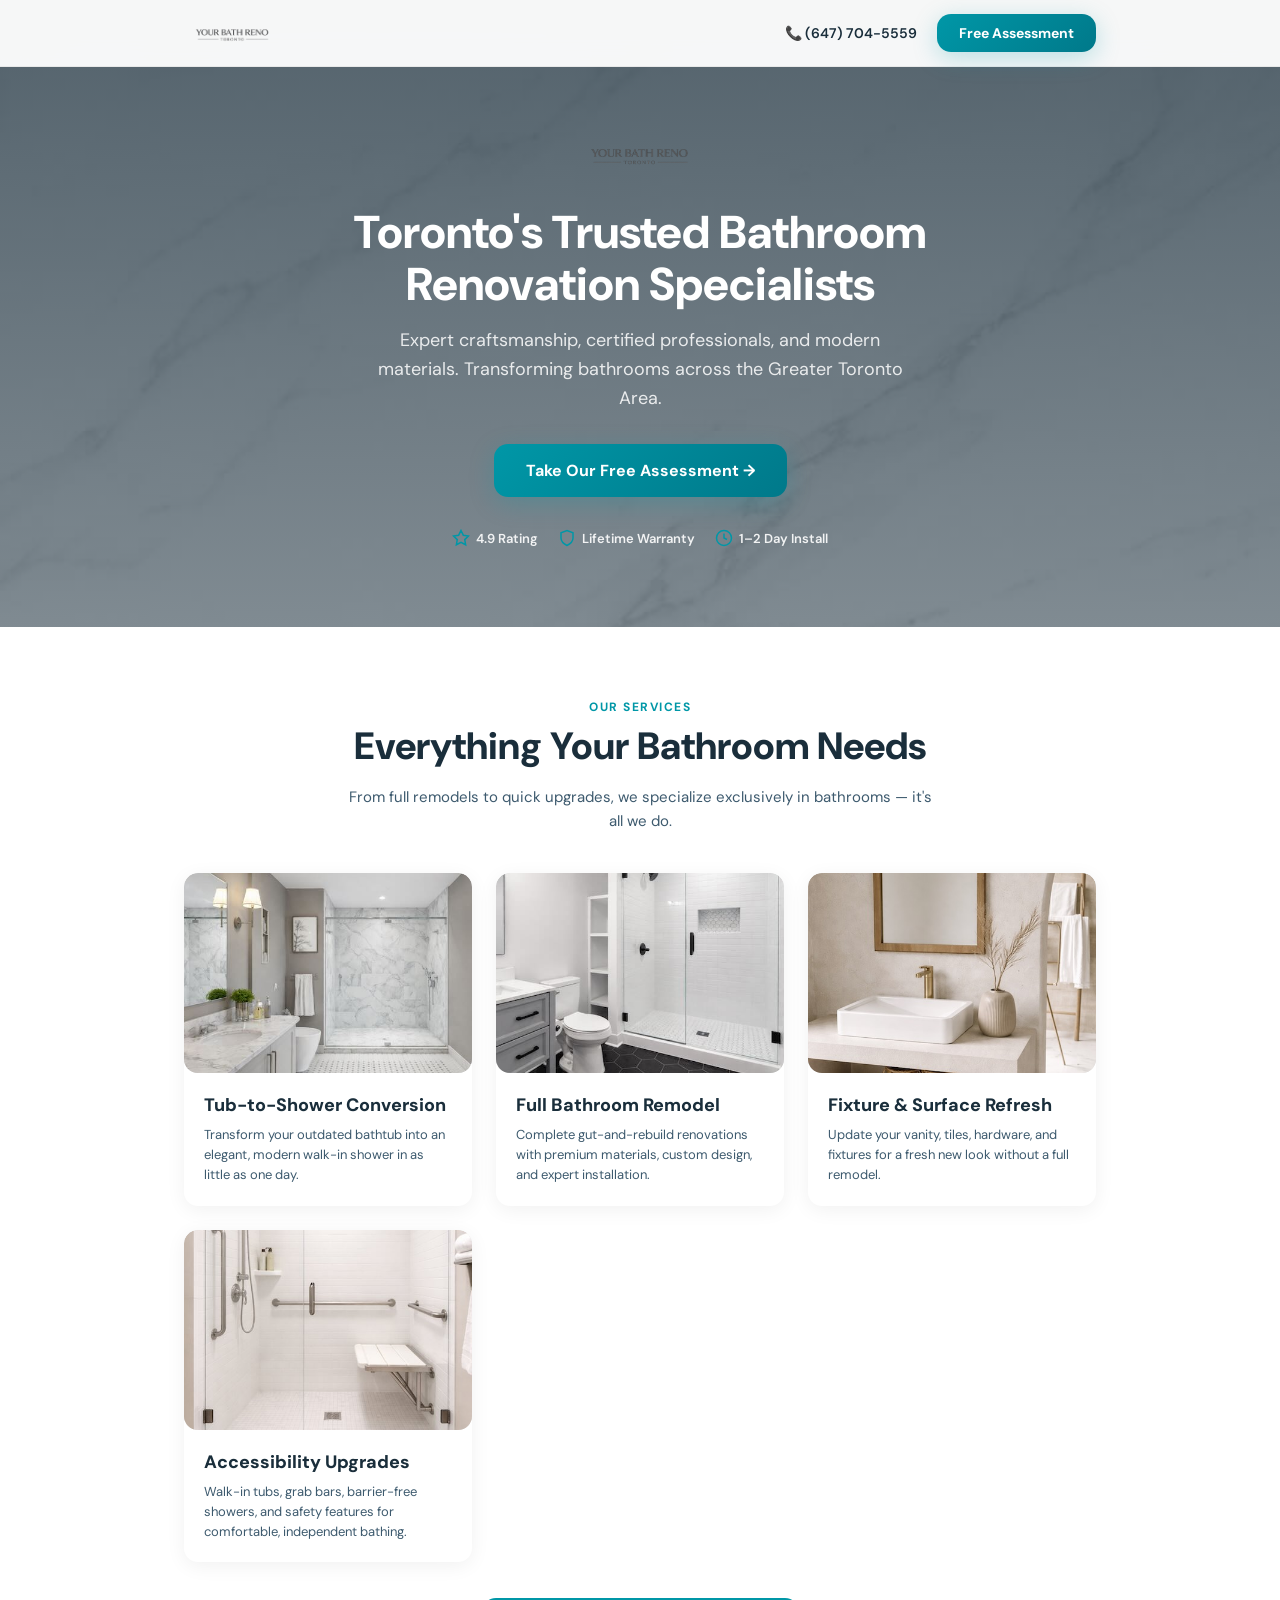
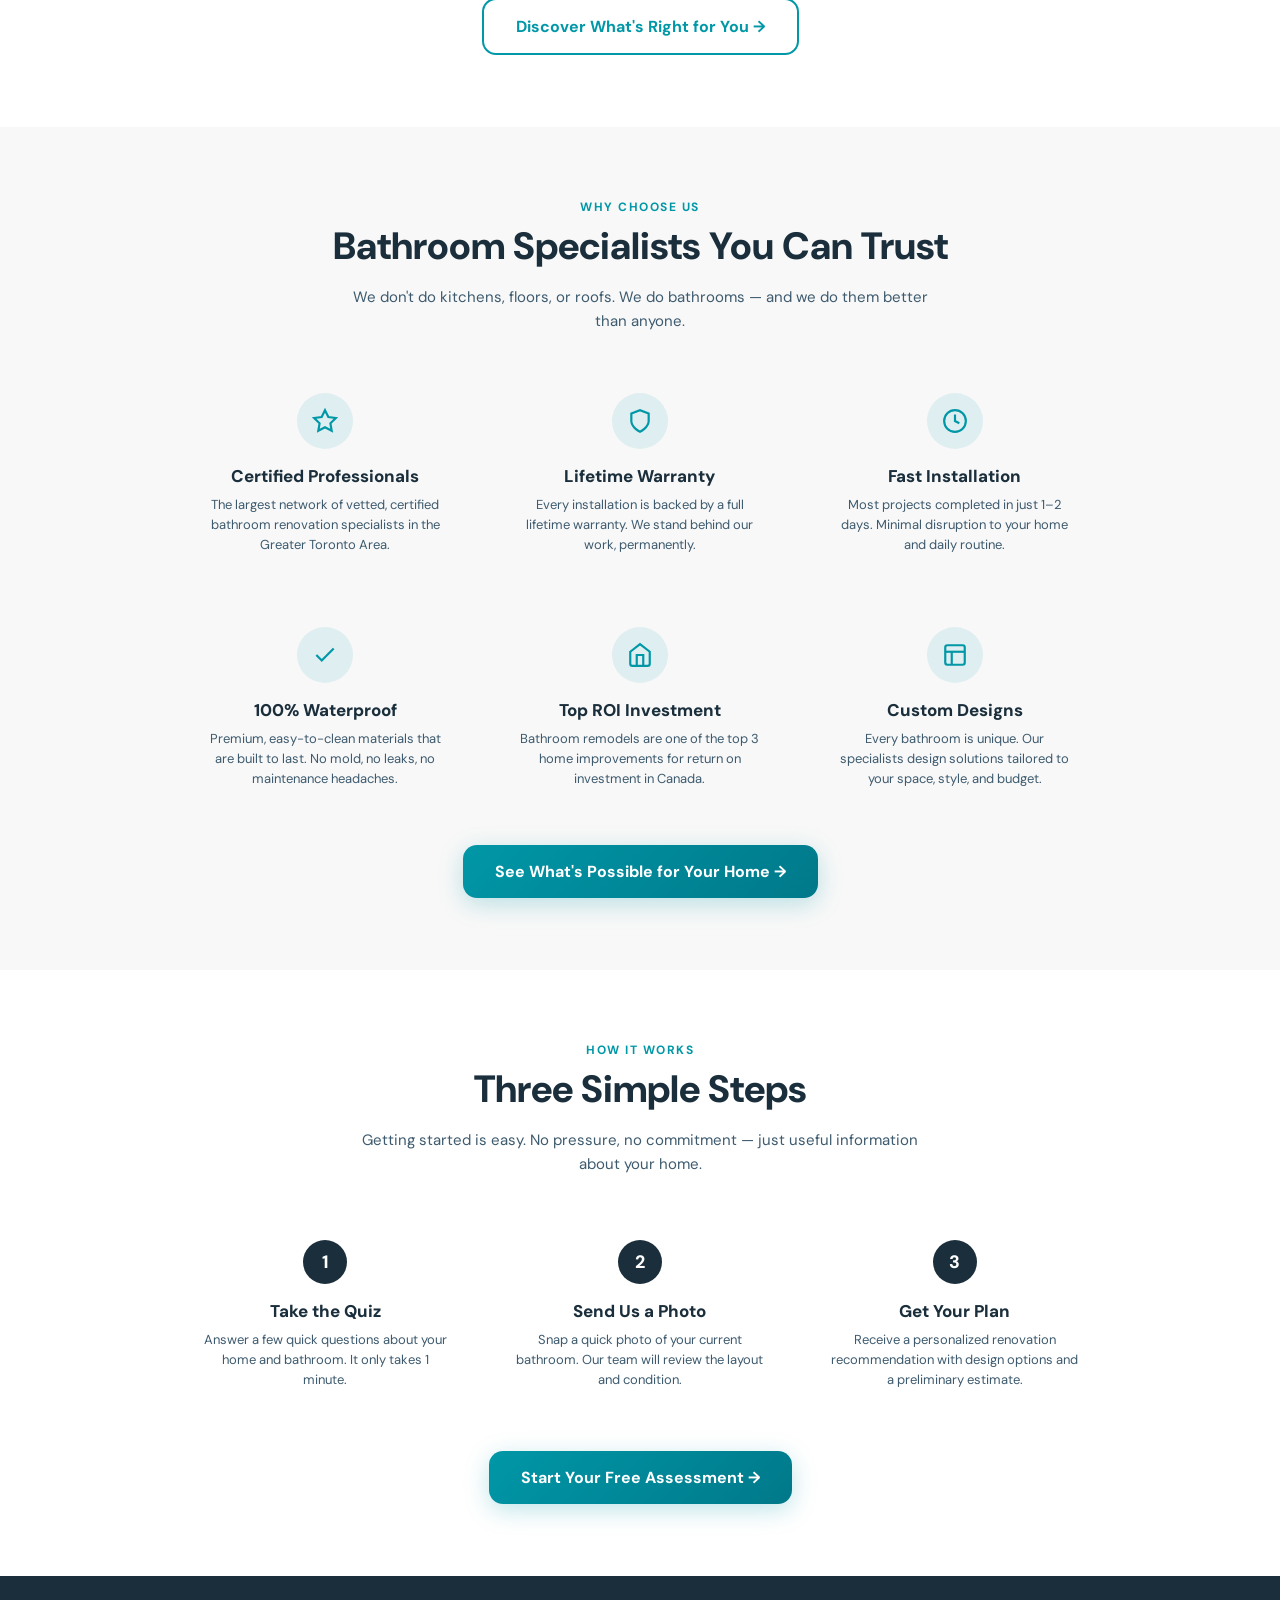
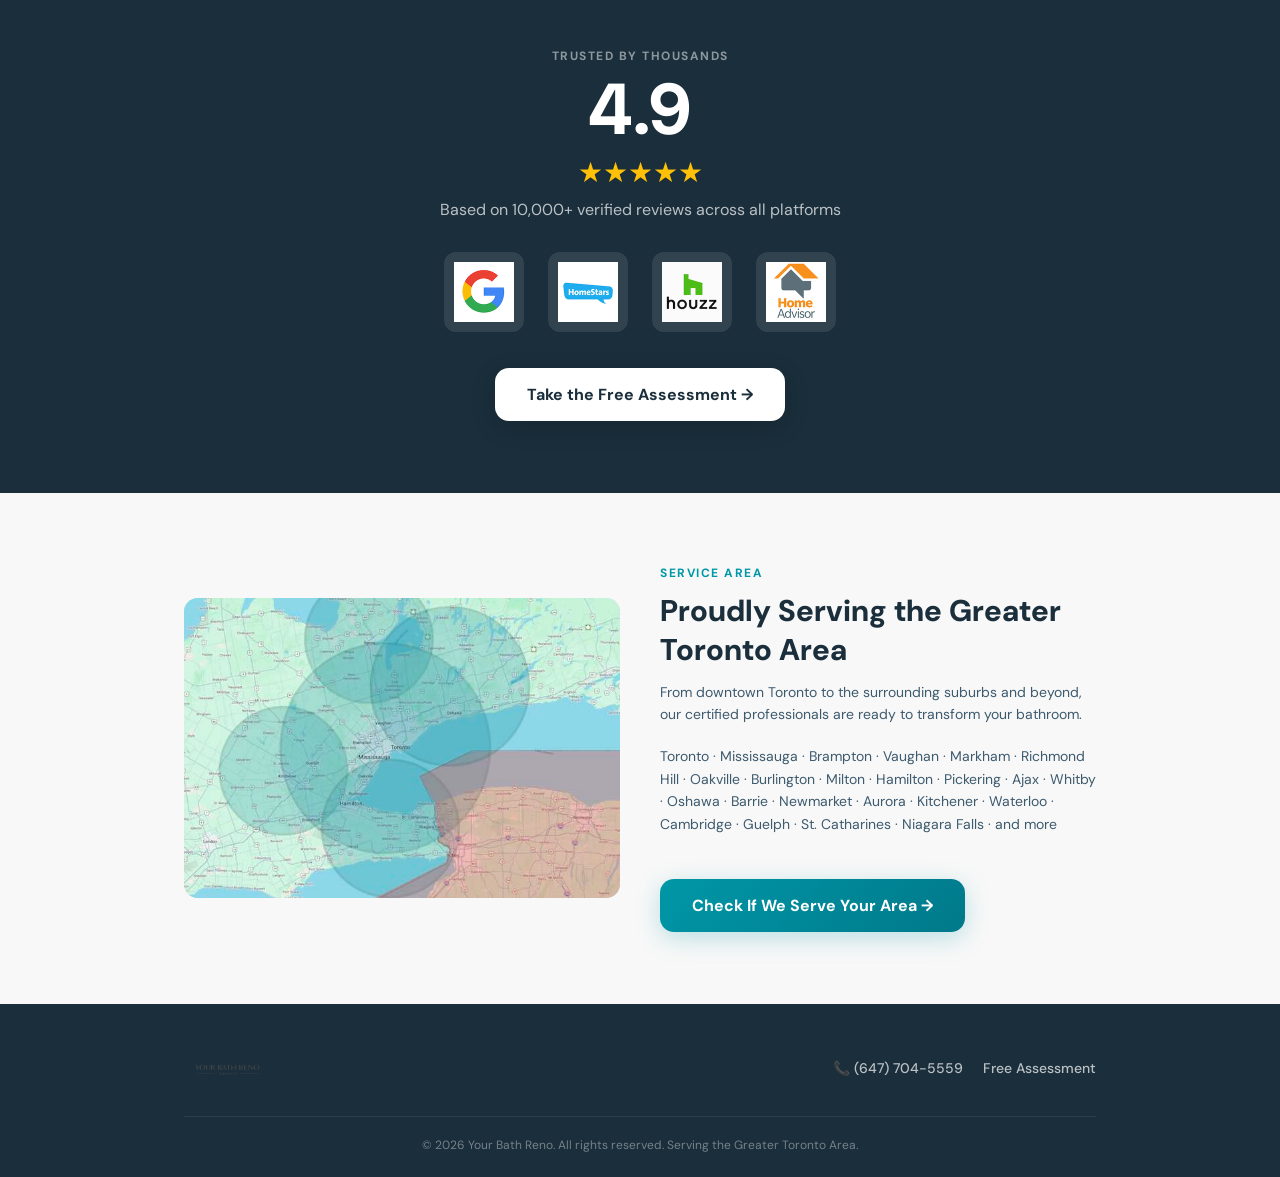
<file: landing-index.html>
<!DOCTYPE html>
<html lang="en">
<head>
<meta charset="UTF-8">
<meta name="viewport" content="width=device-width,initial-scale=1.0">
<meta name="apple-mobile-web-app-capable" content="yes">
<meta property="og:title" content="Your Bath Reno — Bathroom Renovation Specialists">
<meta property="og:description" content="Toronto's trusted bathroom renovation experts. Certified professionals, lifetime warranty, modern materials.">
<meta property="og:url" content="https://yourbathreno.com">
<meta property="og:image" content="https://yourbathreno.com/preview.jpg">
<title>Your Bath Reno — Bathroom Renovation Specialists | Toronto & GTA</title>
<link rel="icon" type="image/png" href="favicon.png">
<link rel="preconnect" href="https://fonts.googleapis.com">
<link href="https://fonts.googleapis.com/css2?family=DM+Sans:wght@400;500;600;700;800&display=swap" rel="stylesheet">
<style>
:root{
  --navy:#1A2E3B;--navy-light:#243D4F;
  --teal:#0097A7;--teal-dark:#00798A;
  --white:#FFFFFF;--off-white:#F8F8F8;
  --text-dark:#1A2E3B;--text-mid:#3D5A6E;--text-light:#7A8F9E;
  --border:#D0D0D0;--radius:14px;
}
*{margin:0;padding:0;box-sizing:border-box}
html{scroll-behavior:smooth}
body{font-family:'DM Sans',sans-serif;color:var(--text-dark);background:var(--white);overflow-x:hidden}

/* ═══ Utility ═══ */
.container{width:100%;max-width:960px;margin:0 auto;padding:0 24px}
.section{padding:72px 0}
.section-alt{background:var(--off-white)}
.section-dark{background:var(--navy);color:var(--white)}
.section-label{font-size:12px;font-weight:700;letter-spacing:1.5px;text-transform:uppercase;color:var(--teal);margin-bottom:10px;text-align:center}
.section-title{font-size:clamp(26px,5vw,38px);font-weight:800;line-height:1.15;text-align:center;margin-bottom:16px}
.section-subtitle{font-size:15px;color:var(--text-mid);line-height:1.6;text-align:center;max-width:600px;margin:0 auto 40px}
.section-dark .section-subtitle{color:rgba(255,255,255,.7)}
.section-dark .section-title{color:var(--white)}

/* ═══ CTA Button ═══ */
.cta-btn{display:inline-flex;align-items:center;gap:8px;padding:16px 32px;border-radius:var(--radius);background:linear-gradient(135deg,var(--teal),var(--teal-dark));color:var(--white);font-family:'DM Sans',sans-serif;font-size:16px;font-weight:700;text-decoration:none;transition:all .3s;box-shadow:0 6px 24px rgba(0,151,167,.25);position:relative;overflow:hidden;border:none;cursor:pointer}
.cta-btn:hover{transform:translateY(-2px);box-shadow:0 10px 32px rgba(0,151,167,.35)}
.cta-btn::after{content:'';position:absolute;top:0;left:-75%;width:50%;height:100%;background:linear-gradient(90deg,transparent,rgba(255,255,255,.12),transparent);animation:shimmer 3s infinite}
@keyframes shimmer{to{left:125%}}
.cta-btn-outline{background:transparent;border:2px solid var(--teal);color:var(--teal);box-shadow:none}
.cta-btn-outline:hover{background:var(--teal);color:var(--white)}
.cta-btn-white{background:var(--white);color:var(--navy);box-shadow:0 6px 24px rgba(0,0,0,.15)}
.cta-btn-white:hover{transform:translateY(-2px);box-shadow:0 10px 32px rgba(0,0,0,.2)}
.cta-btn-white::after{display:none}
.cta-center{text-align:center;margin-top:36px}

/* ═══ Image placeholders ═══ */
.img-placeholder{background:#E0E0E0;border-radius:var(--radius);display:flex;align-items:center;justify-content:center;color:#888;font-size:13px;font-weight:600;text-align:center;overflow:hidden;position:relative}
.img-placeholder img{width:100%;height:100%;object-fit:cover;position:absolute;inset:0}

/* ═══ Nav ═══ */
.nav{position:fixed;top:0;left:0;right:0;z-index:50;background:rgba(255,255,255,.95);backdrop-filter:blur(12px);border-bottom:1px solid rgba(0,0,0,.06);transition:all .3s}
.nav-inner{display:flex;align-items:center;justify-content:space-between;padding:14px 24px;max-width:960px;margin:0 auto}
.nav-logo{height:36px;object-fit:contain}
.nav-cta{padding:10px 22px;font-size:14px}
.nav-phone{font-size:14px;font-weight:600;color:var(--text-dark);text-decoration:none;margin-right:16px;display:none}
@media(min-width:600px){.nav-phone{display:inline}}

/* ═══ Hero ═══ */
.hero{padding:130px 0 80px;background:url('marmol.jpg') center/cover no-repeat;position:relative}
.hero::before{content:'';position:absolute;inset:0;background:linear-gradient(180deg,rgba(26,46,59,.75) 0%,rgba(26,46,59,.55) 100%)}
.hero-inner{position:relative;z-index:2;text-align:center;color:var(--white)}
.hero-logo{height:48px;margin-bottom:24px;object-fit:contain}
.hero h1{font-size:clamp(28px,6vw,46px);font-weight:800;line-height:1.12;margin-bottom:16px;max-width:700px;margin-left:auto;margin-right:auto}
.hero p{font-size:clamp(15px,3vw,18px);color:rgba(255,255,255,.85);line-height:1.6;max-width:540px;margin:0 auto 32px}
.hero-badges{display:flex;align-items:center;justify-content:center;gap:20px;flex-wrap:wrap;margin-top:32px}
.hero-badge{display:flex;align-items:center;gap:6px;font-size:13px;font-weight:600;color:rgba(255,255,255,.9)}
.hero-badge svg{width:18px;height:18px;stroke:var(--teal);fill:none;stroke-width:2}

/* ═══ Services ═══ */
.services-grid{display:grid;grid-template-columns:repeat(auto-fit,minmax(240px,1fr));gap:24px}
.service-card{background:var(--white);border-radius:var(--radius);overflow:hidden;box-shadow:0 4px 20px rgba(0,0,0,.06);transition:all .3s}
.service-card:hover{transform:translateY(-4px);box-shadow:0 12px 36px rgba(0,0,0,.1)}
.service-img{width:100%;height:200px}
.service-body{padding:20px}
.service-body h3{font-size:18px;font-weight:800;margin-bottom:8px;color:var(--text-dark)}
.service-body p{font-size:13px;color:var(--text-mid);line-height:1.55}

/* ═══ Why Us ═══ */
.why-grid{display:grid;grid-template-columns:repeat(auto-fit,minmax(260px,1fr));gap:32px}
.why-item{text-align:center;padding:20px}
.why-icon{width:56px;height:56px;border-radius:50%;background:rgba(0,151,167,.1);display:flex;align-items:center;justify-content:center;margin:0 auto 16px}
.why-icon svg{width:26px;height:26px;stroke:var(--teal);fill:none;stroke-width:2}
.why-item h3{font-size:17px;font-weight:800;margin-bottom:8px}
.why-item p{font-size:13px;color:var(--text-mid);line-height:1.55}

/* ═══ How it works ═══ */
.steps{display:grid;grid-template-columns:repeat(auto-fit,minmax(220px,1fr));gap:32px;counter-reset:step}
.step{text-align:center;position:relative;padding:24px 16px}
.step::before{counter-increment:step;content:counter(step);width:44px;height:44px;border-radius:50%;background:var(--navy);color:var(--white);font-size:18px;font-weight:800;display:flex;align-items:center;justify-content:center;margin:0 auto 16px}
.step h3{font-size:17px;font-weight:800;margin-bottom:8px}
.step p{font-size:13px;color:var(--text-mid);line-height:1.55}

/* ═══ Reviews ═══ */
.reviews-hero{text-align:center}
.reviews-rating{font-size:clamp(48px,10vw,72px);font-weight:800;color:var(--white);line-height:1}
.reviews-stars{color:#FFC107;font-size:28px;margin:8px 0}
.reviews-count{font-size:16px;color:rgba(255,255,255,.7);margin-bottom:32px}
.reviews-badges{display:flex;align-items:center;justify-content:center;gap:24px;flex-wrap:wrap}
.review-badge{width:80px;height:80px;background:rgba(255,255,255,.1);border-radius:12px;display:flex;align-items:center;justify-content:center}
.review-badge img{width:60px;height:auto;object-fit:contain}

/* ═══ Service Area ═══ */
.area-content{display:grid;grid-template-columns:1fr 1fr;gap:40px;align-items:center}
@media(max-width:640px){.area-content{grid-template-columns:1fr}}
.area-img{width:100%;height:300px}
.area-text h3{font-size:clamp(22px,4vw,30px);font-weight:800;margin-bottom:12px}
.area-text p{font-size:14px;color:var(--text-mid);line-height:1.6;margin-bottom:20px}
.area-cities{font-size:13px;color:var(--text-light);line-height:1.7}

/* ═══ Footer ═══ */
.footer{background:var(--navy);color:rgba(255,255,255,.7);padding:48px 0 24px}
.footer-inner{display:flex;align-items:center;justify-content:space-between;flex-wrap:wrap;gap:20px}
.footer-logo{height:32px;object-fit:contain;opacity:.8}
.footer-links{display:flex;align-items:center;gap:20px}
.footer-links a{color:rgba(255,255,255,.7);text-decoration:none;font-size:14px;font-weight:500;transition:color .2s}
.footer-links a:hover{color:var(--white)}
.footer-copy{text-align:center;font-size:12px;color:rgba(255,255,255,.4);margin-top:32px;padding-top:20px;border-top:1px solid rgba(255,255,255,.08)}
</style>
</head>
<body>

<!-- ═══ NAV ═══ -->
<nav class="nav">
<div class="nav-inner">
<img src="logo.png" alt="Your Bath Reno" class="nav-logo">
<div>
<a href="tel:+16477045559" class="nav-phone">📞 (647) 704-5559</a>
<a href="quiz/" class="cta-btn nav-cta">Free Assessment</a>
</div>
</div>
</nav>

<!-- ═══ HERO ═══ -->
<section class="hero">
<div class="container hero-inner">
<img src="logo.png" alt="Your Bath Reno" class="hero-logo">
<h1>Toronto's Trusted Bathroom Renovation Specialists</h1>
<p>Expert craftsmanship, certified professionals, and modern materials. Transforming bathrooms across the Greater Toronto Area.</p>
<a href="quiz/" class="cta-btn">Take Our Free Assessment →</a>
<div class="hero-badges">
<div class="hero-badge"><svg viewBox="0 0 24 24"><path d="M12 2l3.09 6.26L22 9.27l-5 4.87 1.18 6.88L12 17.77l-6.18 3.25L7 14.14 2 9.27l6.91-1.01L12 2z"/></svg>4.9 Rating</div>
<div class="hero-badge"><svg viewBox="0 0 24 24"><path d="M12 22s8-4 8-10V5l-8-3-8 3v7c0 6 8 10 8 10z"/></svg>Lifetime Warranty</div>
<div class="hero-badge"><svg viewBox="0 0 24 24"><circle cx="12" cy="12" r="10"/><polyline points="12 6 12 12 16 14"/></svg>1–2 Day Install</div>
</div>
</div>
</section>

<!-- ═══ SERVICES ═══ -->
<section class="section">
<div class="container">
<div class="section-label">Our Services</div>
<h2 class="section-title">Everything Your Bathroom Needs</h2>
<p class="section-subtitle">From full remodels to quick upgrades, we specialize exclusively in bathrooms — it's all we do.</p>
<div class="services-grid">

<div class="service-card">
<div class="img-placeholder service-img" alt="Modern walk-in shower with glass door and marble tiles — service-shower.jpg (480x400)">
<img src="images/service-shower.jpg" alt="Tub-to-shower conversion" onerror="this.remove()">
service-shower.jpg (480×400)
</div>
<div class="service-body">
<h3>Tub-to-Shower Conversion</h3>
<p>Transform your outdated bathtub into an elegant, modern walk-in shower in as little as one day.</p>
</div>
</div>

<div class="service-card">
<div class="img-placeholder service-img" alt="Fully remodeled luxury bathroom with freestanding tub — service-remodel.jpg (480x400)">
<img src="images/service-remodel.jpg" alt="Full bathroom remodel" onerror="this.remove()">
service-remodel.jpg (480×400)
</div>
<div class="service-body">
<h3>Full Bathroom Remodel</h3>
<p>Complete gut-and-rebuild renovations with premium materials, custom design, and expert installation.</p>
</div>
</div>

<div class="service-card">
<div class="img-placeholder service-img" alt="Modern bathroom with updated vanity and fixtures — service-refresh.jpg (480x400)">
<img src="images/service-refresh.jpg" alt="Fixture and surface refresh" onerror="this.remove()">
service-refresh.jpg (480×400)
</div>
<div class="service-body">
<h3>Fixture &amp; Surface Refresh</h3>
<p>Update your vanity, tiles, hardware, and fixtures for a fresh new look without a full remodel.</p>
</div>
</div>

<div class="service-card">
<div class="img-placeholder service-img" alt="Walk-in tub with grab bars and accessible features — service-accessibility.jpg (480x400)">
<img src="images/service-accessibility.jpg" alt="Accessibility upgrades" onerror="this.remove()">
service-accessibility.jpg (480×400)
</div>
<div class="service-body">
<h3>Accessibility Upgrades</h3>
<p>Walk-in tubs, grab bars, barrier-free showers, and safety features for comfortable, independent bathing.</p>
</div>
</div>

</div>
<div class="cta-center"><a href="quiz/" class="cta-btn-outline cta-btn">Discover What's Right for You →</a></div>
</div>
</section>

<!-- ═══ WHY US ═══ -->
<section class="section section-alt">
<div class="container">
<div class="section-label">Why Choose Us</div>
<h2 class="section-title">Bathroom Specialists You Can Trust</h2>
<p class="section-subtitle">We don't do kitchens, floors, or roofs. We do bathrooms — and we do them better than anyone.</p>
<div class="why-grid">

<div class="why-item">
<div class="why-icon"><svg viewBox="0 0 24 24"><path d="M12 2l3.09 6.26L22 9.27l-5 4.87 1.18 6.88L12 17.77l-6.18 3.25L7 14.14 2 9.27l6.91-1.01L12 2z"/></svg></div>
<h3>Certified Professionals</h3>
<p>The largest network of vetted, certified bathroom renovation specialists in the Greater Toronto Area.</p>
</div>

<div class="why-item">
<div class="why-icon"><svg viewBox="0 0 24 24"><path d="M12 22s8-4 8-10V5l-8-3-8 3v7c0 6 8 10 8 10z"/></svg></div>
<h3>Lifetime Warranty</h3>
<p>Every installation is backed by a full lifetime warranty. We stand behind our work, permanently.</p>
</div>

<div class="why-item">
<div class="why-icon"><svg viewBox="0 0 24 24"><circle cx="12" cy="12" r="10"/><polyline points="12 6 12 12 16 14"/></svg></div>
<h3>Fast Installation</h3>
<p>Most projects completed in just 1–2 days. Minimal disruption to your home and daily routine.</p>
</div>

<div class="why-item">
<div class="why-icon"><svg viewBox="0 0 24 24"><polyline points="20 6 9 17 4 12"/></svg></div>
<h3>100% Waterproof</h3>
<p>Premium, easy-to-clean materials that are built to last. No mold, no leaks, no maintenance headaches.</p>
</div>

<div class="why-item">
<div class="why-icon"><svg viewBox="0 0 24 24"><path d="M3 9l9-7 9 7v11a2 2 0 01-2 2H5a2 2 0 01-2-2z"/><polyline points="9 22 9 12 15 12 15 22"/></svg></div>
<h3>Top ROI Investment</h3>
<p>Bathroom remodels are one of the top 3 home improvements for return on investment in Canada.</p>
</div>

<div class="why-item">
<div class="why-icon"><svg viewBox="0 0 24 24"><rect x="3" y="3" width="18" height="18" rx="2" ry="2"/><line x1="3" y1="9" x2="21" y2="9"/><line x1="9" y1="21" x2="9" y2="9"/></svg></div>
<h3>Custom Designs</h3>
<p>Every bathroom is unique. Our specialists design solutions tailored to your space, style, and budget.</p>
</div>

</div>
<div class="cta-center"><a href="quiz/" class="cta-btn">See What's Possible for Your Home →</a></div>
</div>
</section>

<!-- ═══ HOW IT WORKS ═══ -->
<section class="section">
<div class="container">
<div class="section-label">How It Works</div>
<h2 class="section-title">Three Simple Steps</h2>
<p class="section-subtitle">Getting started is easy. No pressure, no commitment — just useful information about your home.</p>
<div class="steps">

<div class="step">
<h3>Take the Quiz</h3>
<p>Answer a few quick questions about your home and bathroom. It only takes 1 minute.</p>
</div>

<div class="step">
<h3>Send Us a Photo</h3>
<p>Snap a quick photo of your current bathroom. Our team will review the layout and condition.</p>
</div>

<div class="step">
<h3>Get Your Plan</h3>
<p>Receive a personalized renovation recommendation with design options and a preliminary estimate.</p>
</div>

</div>
<div class="cta-center"><a href="quiz/" class="cta-btn">Start Your Free Assessment →</a></div>
</div>
</section>

<!-- ═══ REVIEWS ═══ -->
<section class="section section-dark">
<div class="container">
<div class="reviews-hero">
<div class="section-label" style="color:rgba(255,255,255,.5)">Trusted by Thousands</div>
<div class="reviews-rating">4.9</div>
<div class="reviews-stars">★★★★★</div>
<div class="reviews-count">Based on 10,000+ verified reviews across all platforms</div>
<div class="reviews-badges">
<div class="review-badge">
<img src="images/badge-google.png" alt="Google Reviews" onerror="this.parentElement.innerHTML='Google'">
</div>
<div class="review-badge">
<img src="images/badge-homestars.png" alt="HomeStars" onerror="this.parentElement.innerHTML='HomeStars'">
</div>
<div class="review-badge">
<img src="images/badge-houzz.png" alt="Houzz" onerror="this.parentElement.innerHTML='Houzz'">
</div>
<div class="review-badge">
<img src="images/badge-homeadvisor.png" alt="HomeAdvisor" onerror="this.parentElement.innerHTML='HomeAdvisor'">
</div>
</div>
</div>
<div class="cta-center"><a href="quiz/" class="cta-btn-white cta-btn">Take the Free Assessment →</a></div>
</div>
</section>

<!-- ═══ SERVICE AREA ═══ -->
<section class="section section-alt">
<div class="container">
<div class="area-content">
<div class="img-placeholder area-img" alt="Map or aerial photo of Toronto skyline and GTA — area-map.jpg (600x600)">
<img src="images/area-map.jpg" alt="Greater Toronto Area" onerror="this.remove()">
area-map.jpg (600×600)
</div>
<div class="area-text">
<div class="section-label" style="text-align:left">Service Area</div>
<h3>Proudly Serving the Greater Toronto Area</h3>
<p>From downtown Toronto to the surrounding suburbs and beyond, our certified professionals are ready to transform your bathroom.</p>
<p class="area-cities">Toronto · Mississauga · Brampton · Vaughan · Markham · Richmond Hill · Oakville · Burlington · Milton · Hamilton · Pickering · Ajax · Whitby · Oshawa · Barrie · Newmarket · Aurora · Kitchener · Waterloo · Cambridge · Guelph · St. Catharines · Niagara Falls · and more</p>
<a href="quiz/" class="cta-btn" style="margin-top:24px">Check If We Serve Your Area →</a>
</div>
</div>
</div>
</section>

<!-- ═══ FOOTER ═══ -->
<footer class="footer">
<div class="container">
<div class="footer-inner">
<img src="logo.png" alt="Your Bath Reno" class="footer-logo">
<div class="footer-links">
<a href="tel:+16477045559">📞 (647) 704-5559</a>
<a href="quiz/">Free Assessment</a>
</div>
</div>
<div class="footer-copy">© 2026 Your Bath Reno. All rights reserved. Serving the Greater Toronto Area.</div>
</div>
</footer>

</body>
</html>
</file>
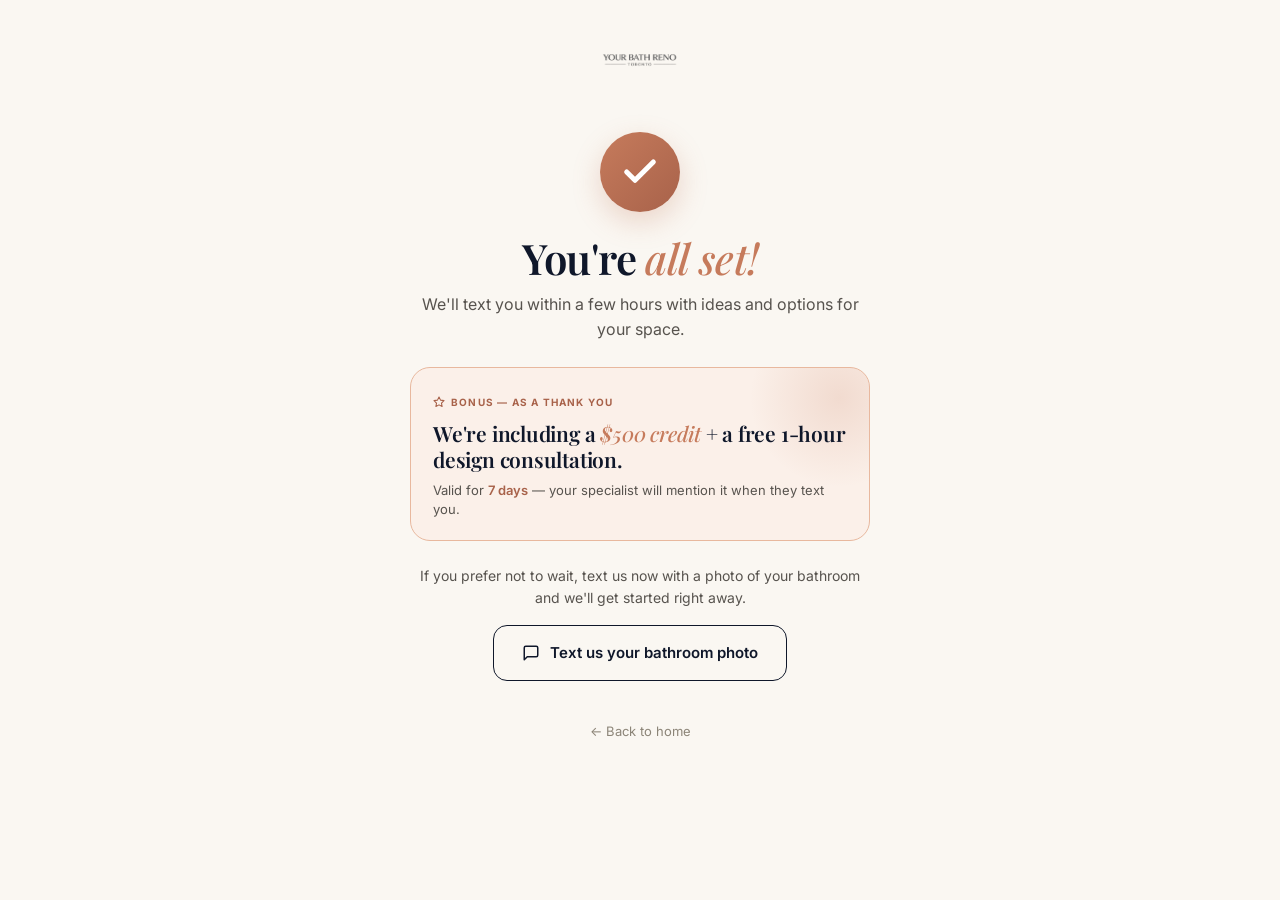
<file: landing/thank-you.html>
<!DOCTYPE html>
<html lang="en">
<head>
<!-- TikTok Pixel Code Start -->
<script>
!function (w, d, t) {
  w.TiktokAnalyticsObject=t;var ttq=w[t]=w[t]||[];ttq.methods=["page","track","identify","instances","debug","on","off","once","ready","alias","group","enableCookie","disableCookie","holdConsent","revokeConsent","grantConsent"],ttq.setAndDefer=function(t,e){t[e]=function(){t.push([e].concat(Array.prototype.slice.call(arguments,0)))}};for(var i=0;i<ttq.methods.length;i++)ttq.setAndDefer(ttq,ttq.methods[i]);ttq.instance=function(t){for(
var e=ttq._i[t]||[],n=0;n<ttq.methods.length;n++)ttq.setAndDefer(e,ttq.methods[n]);return e},ttq.load=function(e,n){var r="https://analytics.tiktok.com/i18n/pixel/events.js",o=n&&n.partner;ttq._i=ttq._i||{},ttq._i[e]=[],ttq._i[e]._u=r,ttq._t=ttq._t||{},ttq._t[e]=+new Date,ttq._o=ttq._o||{},ttq._o[e]=n||{};n=document.createElement("script")
;n.type="text/javascript",n.async=!0,n.src=r+"?sdkid="+e+"&lib="+t;e=document.getElementsByTagName("script")[0];e.parentNode.insertBefore(n,e)};
  ttq.load('D79QTQBC77UA7GO2TSJG');
  ttq.page();
}(window, document, 'ttq');
</script>
<!-- TikTok Pixel Code End -->
<meta charset="UTF-8">
<meta name="viewport" content="width=device-width,initial-scale=1.0">
<meta name="theme-color" content="#FAF7F2">
<meta name="robots" content="noindex,nofollow">
<title>Thanks — Your Bath Reno</title>
<link rel="icon" type="image/png" href="../favicon.png">
<link rel="preconnect" href="https://fonts.googleapis.com">
<link rel="preconnect" href="https://fonts.gstatic.com" crossorigin>
<link href="https://fonts.googleapis.com/css2?family=Playfair+Display:ital,wght@0,400;0,500;0,600;0,700;1,500;1,600&family=Inter:wght@400;500;600;700&display=swap" rel="stylesheet">
<script async src="https://www.googletagmanager.com/gtag/js?id=G-YTF6K0LFGK"></script>
<script>
  window.dataLayer = window.dataLayer || [];
  function gtag(){dataLayer.push(arguments);}
  gtag('js', new Date());
  gtag('config', 'G-YTF6K0LFGK');
  gtag('event', 'lead_submitted', { source: 'landing' });
</script>
<!-- Meta Pixel Code -->
<script>
!function(f,b,e,v,n,t,s)
{if(f.fbq)return;n=f.fbq=function(){n.callMethod?
n.callMethod.apply(n,arguments):n.queue.push(arguments)};
if(!f._fbq)f._fbq=n;n.push=n;n.loaded=!0;n.version='2.0';
n.queue=[];t=b.createElement(e);t.async=!0;
t.src=v;s=b.getElementsByTagName(e)[0];
s.parentNode.insertBefore(t,s)}(window, document,'script',
'https://connect.facebook.net/en_US/fbevents.js');
fbq('init', '4285889088333258');
fbq('track', 'PageView');
</script>
<noscript><img height="1" width="1" style="display:none"
src="https://www.facebook.com/tr?id=4285889088333258&ev=PageView&noscript=1"
/></noscript>
<!-- End Meta Pixel Code -->
<style>
:root {
  --charcoal:     #0F172A;
  --charcoal-800: #1C2433;
  --cream:        #FAF7F2;
  --cream-dark:   #F2EDE4;
  --cream-darker: #EAE3D4;
  --copper:       #C67B5C;
  --copper-dark:  #A8624A;
  --copper-light: #E8B89E;
  --copper-tint:  #FBF0E9;
  --border:       #E8E1D5;
  --text-dark:    #0F172A;
  --text-mid:     #57534E;
  --text-light:   #8C8578;
  --white:        #FFFFFF;
  --radius:       14px;
  --radius-lg:    20px;
  --font-serif:   'Playfair Display', Georgia, serif;
  --font-sans:    'Inter', -apple-system, BlinkMacSystemFont, sans-serif;
  --ease:         cubic-bezier(.2,.8,.2,1);
}
*, *::before, *::after { margin: 0; padding: 0; box-sizing: border-box; }
html, body {
  font-family: var(--font-sans);
  color: var(--text-dark);
  background: var(--cream);
  min-height: 100vh;
  -webkit-font-smoothing: antialiased;
  -moz-osx-font-smoothing: grayscale;
  line-height: 1.6;
}
a { color: inherit; text-decoration: none; }
svg { display: block; }
h1, h2, h3 { font-family: var(--font-serif); font-weight: 600; letter-spacing: -.01em; line-height: 1.15; color: var(--charcoal); }

.wrap {
  min-height: 100vh;
  display: flex;
  flex-direction: column;
  align-items: center;
  padding: 40px 24px 48px;
}
.brand { margin-bottom: 48px; }
.brand img { height: 36px; }

.thankyou {
  max-width: 560px;
  width: 100%;
  text-align: center;
  display: flex;
  flex-direction: column;
  align-items: center;
}
.check-badge {
  width: 80px; height: 80px;
  border-radius: 50%;
  background: linear-gradient(135deg, var(--copper), var(--copper-dark));
  display: flex;
  align-items: center;
  justify-content: center;
  margin-bottom: 22px;
  box-shadow: 0 10px 28px rgba(198,123,92,.28);
  animation: popIn .5s cubic-bezier(.2,.8,.4,1.4) forwards;
}
@keyframes popIn { from { transform: scale(0); } to { transform: scale(1); } }
.check-badge svg { width: 40px; height: 40px; stroke: var(--white); stroke-width: 3; fill: none; stroke-linecap: round; stroke-linejoin: round; }

.thankyou h1 {
  font-size: clamp(30px, 5.5vw, 42px);
  margin-bottom: 10px;
  letter-spacing: -.015em;
}
.thankyou h1 .accent { color: var(--copper); font-style: italic; font-weight: 500; }
.lede {
  font-size: 16px;
  color: var(--text-mid);
  line-height: 1.6;
  margin-bottom: 24px;
  max-width: 440px;
}

.bonus-card {
  background: var(--copper-tint);
  border: 1.5px solid var(--copper-light);
  border-radius: var(--radius-lg);
  padding: 22px 22px 20px;
  width: 100%;
  max-width: 460px;
  margin-bottom: 24px;
  text-align: left;
  position: relative;
  overflow: hidden;
}
.bonus-card::before {
  content: '';
  position: absolute;
  top: -60px; right: -60px;
  width: 180px; height: 180px;
  background: radial-gradient(circle, rgba(198,123,92,.18), transparent 70%);
  pointer-events: none;
}
.bonus-label {
  display: inline-flex;
  align-items: center;
  gap: 6px;
  font-size: 10px;
  font-weight: 700;
  color: var(--copper-dark);
  text-transform: uppercase;
  letter-spacing: .12em;
  margin-bottom: 10px;
  position: relative;
}
.bonus-label svg { width: 12px; height: 12px; stroke: var(--copper-dark); stroke-width: 2.2; fill: none; stroke-linecap: round; stroke-linejoin: round; }
.bonus-title {
  font-family: var(--font-serif);
  font-size: 21px;
  font-weight: 600;
  color: var(--charcoal);
  line-height: 1.25;
  margin-bottom: 8px;
  letter-spacing: -.01em;
  position: relative;
}
.bonus-title .accent { color: var(--copper); font-style: italic; font-weight: 500; }
.bonus-sub {
  font-size: 13px;
  color: var(--text-mid);
  line-height: 1.5;
  position: relative;
}
.bonus-sub strong { color: var(--copper-dark); font-weight: 600; }

.secondary-text {
  font-size: 14px;
  color: var(--text-mid);
  line-height: 1.6;
  margin-bottom: 16px;
  max-width: 440px;
}

.text-btn {
  display: inline-flex;
  align-items: center;
  gap: 10px;
  padding: 15px 28px;
  border: 1.5px solid var(--charcoal);
  border-radius: var(--radius);
  background: transparent;
  color: var(--charcoal);
  font-size: 15px;
  font-weight: 600;
  transition: all .2s var(--ease);
  cursor: pointer;
}
.text-btn:hover { background: var(--charcoal); color: var(--white); }
.text-btn svg { width: 18px; height: 18px; stroke: currentColor; stroke-width: 2; fill: none; stroke-linecap: round; stroke-linejoin: round; }

.back-link {
  margin-top: 40px;
  font-size: 13px;
  color: var(--text-light);
  transition: color .2s;
}
.back-link:hover { color: var(--charcoal); }

@media (prefers-reduced-motion: reduce) {
  *, *::before, *::after { animation-duration: .01ms !important; transition-duration: .01ms !important; }
}
</style>
</head>
<body>

<div class="wrap">
  <div class="brand">
    <img src="../logo.png" alt="Your Bath Reno">
  </div>

  <div class="thankyou">
    <div class="check-badge">
      <svg viewBox="0 0 24 24"><polyline points="20 6 9 17 4 12"/></svg>
    </div>

    <h1>You're <span class="accent">all set!</span></h1>
    <p class="lede">We'll text you within a few hours with ideas and options for your space.</p>

    <div class="bonus-card">
      <div class="bonus-label">
        <svg viewBox="0 0 24 24"><polygon points="12 2 15.09 8.26 22 9.27 17 14.14 18.18 21.02 12 17.77 5.82 21.02 7 14.14 2 9.27 8.91 8.26 12 2"/></svg>
        Bonus — as a thank you
      </div>
      <div class="bonus-title">We're including a <span class="accent">$500 credit</span> + a free 1-hour design consultation.</div>
      <p class="bonus-sub">Valid for <strong>7 days</strong> — your specialist will mention it when they text you.</p>
    </div>

    <p class="secondary-text">If you prefer not to wait, text us now with a photo of your bathroom and we'll get started right away.</p>

    <a href="sms:+16477045559" class="text-btn">
      <svg viewBox="0 0 24 24"><path d="M21 15a2 2 0 0 1-2 2H7l-4 4V5a2 2 0 0 1 2-2h14a2 2 0 0 1 2 2z"/></svg>
      Text us your bathroom photo
    </a>

    <a href="../" class="back-link">← Back to home</a>
  </div>
</div>

</body>
</html>
</file>
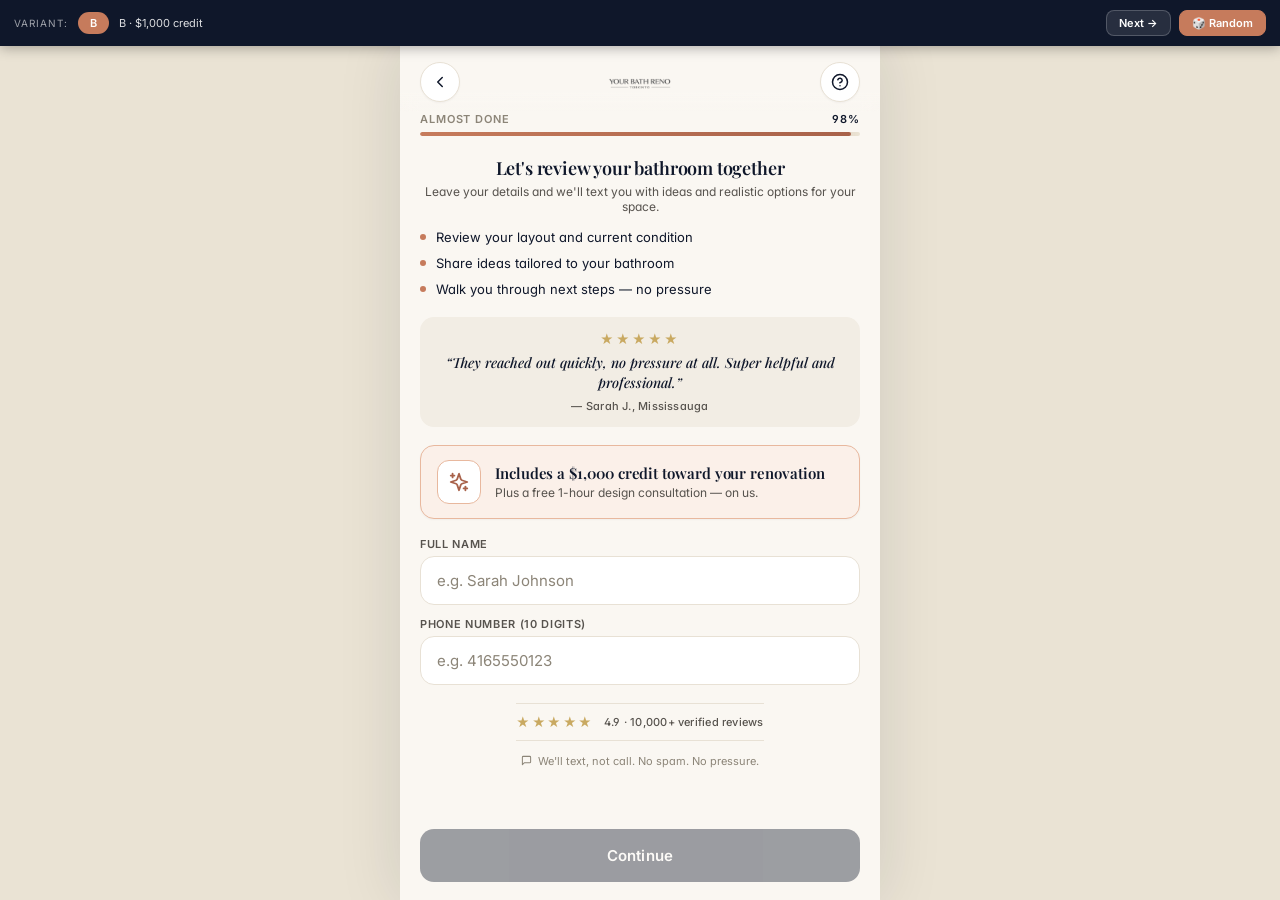
<file: quiz/preview.html>
<!DOCTYPE html>
<html lang="en">
<head>
<meta charset="UTF-8">
<meta name="viewport" content="width=device-width,initial-scale=1.0,maximum-scale=1.0,user-scalable=no">
<meta name="robots" content="noindex,nofollow">
<title>S12 Preview — Offer Variants</title>
<link rel="icon" type="image/png" href="favicon.png">
<link rel="preconnect" href="https://fonts.googleapis.com">
<link rel="preconnect" href="https://fonts.gstatic.com" crossorigin>
<link href="https://fonts.googleapis.com/css2?family=Playfair+Display:ital,wght@0,400;0,500;0,600;0,700;1,500;1,600&family=Inter:wght@400;500;600;700&display=swap" rel="stylesheet">
<link rel="stylesheet" href="styles.css">
<style>
  /* ── Debug bar ── */
  body { overflow: hidden !important; }
  .debug-bar {
    position: fixed;
    top: 0; left: 0; right: 0;
    background: var(--charcoal);
    color: var(--white);
    padding: 10px 14px;
    font-family: var(--font-sans);
    font-size: 12px;
    display: flex;
    align-items: center;
    justify-content: space-between;
    gap: 12px;
    z-index: 200;
    box-shadow: 0 2px 12px rgba(0,0,0,.3);
    flex-wrap: wrap;
  }
  .debug-info { display: flex; align-items: center; gap: 10px; }
  .debug-label { color: rgba(255,255,255,.6); font-size: 10px; text-transform: uppercase; letter-spacing: .1em; }
  .debug-pill {
    background: var(--copper);
    color: var(--white);
    padding: 4px 12px;
    border-radius: 999px;
    font-weight: 600;
    font-size: 11px;
    letter-spacing: .04em;
  }
  .debug-actions { display: flex; gap: 8px; }
  .debug-btn {
    background: rgba(255,255,255,.1);
    color: var(--white);
    border: 1px solid rgba(255,255,255,.2);
    padding: 5px 12px;
    border-radius: 8px;
    font-family: var(--font-sans);
    font-size: 11px;
    font-weight: 600;
    cursor: pointer;
    transition: background .15s ease;
  }
  .debug-btn:hover { background: rgba(255,255,255,.2); }
  .debug-btn.primary { background: var(--copper); border-color: var(--copper); }
  .debug-btn.primary:hover { background: var(--copper-dark); }

  /* Push the app down so debug bar doesn't overlap */
  #app { margin-top: 44px; height: calc(100vh - 44px); }
</style>
</head>
<body>

<div class="debug-bar">
  <div class="debug-info">
    <span class="debug-label">Variant:</span>
    <span class="debug-pill" id="dbgPill">A</span>
    <span id="dbgLabel" style="font-size:11px;color:rgba(255,255,255,.85);"></span>
  </div>
  <div class="debug-actions">
    <button class="debug-btn" onclick="cycleVariant()">Next →</button>
    <button class="debug-btn primary" onclick="randomize()">🎲 Random</button>
  </div>
</div>

<div id="app">

<!-- ═══════════════ S12: LEAD CAPTURE (preview only) ═══════════════ -->
<div class="screen active" data-screen="12">
  <div class="top-bar">
    <button class="icon-btn" aria-label="Back"><svg viewBox="0 0 24 24"><path d="m15 18-6-6 6-6"/></svg></button>
    <img src="logo.png" alt="Logo" class="top-logo">
    <button class="icon-btn" aria-label="Help"><svg viewBox="0 0 24 24"><circle cx="12" cy="12" r="10"/><path d="M9.09 9a3 3 0 0 1 5.83 1c0 2-3 3-3 3"/><line x1="12" y1="17" x2="12.01" y2="17"/></svg></button>
  </div>
  <div class="progress-wrap">
    <div class="progress-meta"><span>Almost done</span><span class="step-label">98%</span></div>
    <div class="progress-track"><div class="progress-fill" style="width:98%"></div></div>
  </div>
  <div class="lead-content">
    <h2 class="lead-form-title">Let's review your bathroom together</h2>
    <p class="lead-form-sub">Leave your details and we'll text you with ideas and realistic options for your space.</p>

    <div class="lead-features">
      <div class="lead-feature"><div class="lead-feature-dot"></div><span>Review your layout and current condition</span></div>
      <div class="lead-feature"><div class="lead-feature-dot"></div><span>Share ideas tailored to your bathroom</span></div>
      <div class="lead-feature"><div class="lead-feature-dot"></div><span>Walk you through next steps — no pressure</span></div>
    </div>

    <div class="mini-testimonial">
      <div class="mini-testimonial-stars">★★★★★</div>
      <p class="mini-testimonial-quote">They reached out quickly, no pressure at all. Super helpful and professional.</p>
      <div class="mini-testimonial-author">— Sarah J., Mississauga</div>
    </div>

    <div class="offer-soft" id="offerCard">
      <div class="offer-soft-icon">
        <svg viewBox="0 0 24 24"><path d="m12 3-1.912 5.813a2 2 0 0 1-1.275 1.275L3 12l5.813 1.912a2 2 0 0 1 1.275 1.275L12 21l1.912-5.813a2 2 0 0 1 1.275-1.275L21 12l-5.813-1.912a2 2 0 0 1-1.275-1.275L12 3Z"/><path d="M5 3v4"/><path d="M19 17v4"/><path d="M3 5h4"/><path d="M17 19h4"/></svg>
      </div>
      <div class="offer-soft-text">
        <strong id="offerHeadline">Includes a $500 credit toward your renovation</strong>
        <span id="offerSubtext">Plus a free 1-hour design consultation — on us.</span>
      </div>
    </div>

    <div class="input-group">
      <div class="input-label">Full name</div>
      <input type="text" class="input-field" placeholder="e.g. Sarah Johnson">
    </div>
    <div class="input-group">
      <div class="input-label">Phone number (10 digits)</div>
      <input type="tel" class="input-field" placeholder="e.g. 4165550123" maxlength="10">
    </div>

    <div class="trust-row-compact">
      <span class="trust-stars-small">★★★★★</span>
      <span class="trust-label-small">4.9 · 10,000+ verified reviews</span>
    </div>

    <p class="privacy-note">
      <svg viewBox="0 0 24 24"><path d="M21 15a2 2 0 0 1-2 2H7l-4 4V5a2 2 0 0 1 2-2h14a2 2 0 0 1 2 2z"/></svg>
      We'll text, not call. No spam. No pressure.
    </p>
  </div>
  <div class="bottom"><button class="continue-btn" onclick="alert('Preview only — form not active')">Continue</button></div>
</div>

</div>

<script>
  // Same variants as quiz/script.js
  var OFFER_VARIANTS = {
    A: {
      label:    'A · $500 credit (control)',
      headline: 'Includes a $500 credit toward your renovation',
      sub:      'Plus a free 1-hour design consultation — on us.'
    },
    B: {
      label:    'B · $1,000 credit',
      headline: 'Includes a $1,000 credit toward your renovation',
      sub:      'Plus a free 1-hour design consultation — on us.'
    },
    C: {
      label:    'C · Photo review',
      headline: "Send us a photo, we'll text back ideas for your space",
      sub:      'Realistic options, real numbers, no pressure — usually within a few hours.'
    },
    D: {
      label:    'D · 3-day speed',
      headline: 'Most projects done in just 3 days',
      sub:      'Free design consultation included. Done fast, done right.'
    }
  };

  var keys = Object.keys(OFFER_VARIANTS);
  var current = keys[Math.floor(Math.random() * keys.length)];

  function applyVariant(code) {
    var v = OFFER_VARIANTS[code];
    if (!v) return;
    document.getElementById('offerHeadline').textContent = v.headline;
    document.getElementById('offerSubtext').textContent  = v.sub;
    document.getElementById('dbgPill').textContent       = code;
    document.getElementById('dbgLabel').textContent      = v.label;
    current = code;
  }

  function cycleVariant() {
    var i = keys.indexOf(current);
    applyVariant(keys[(i + 1) % keys.length]);
  }

  function randomize() {
    var others = keys.filter(function(k) { return k !== current; });
    applyVariant(others[Math.floor(Math.random() * others.length)]);
  }

  applyVariant(current);
</script>

</body>
</html>
</file>
<file: quiz.old/styles.css>
:root{
  --teal:#009AFF;--teal-dark:#0080D6;--teal-deeper:#0066AD;
  --teal-light:#E0F0FF;--teal-bg:#F2F8FF;
  --white:#FFFFFF;--text-dark:#1A2E3B;--text-mid:#3D5A6E;
  --navy:#1A2E3B;--navy-light:#243D4F;
  --border:#C0D8F0;--shadow:rgba(0,154,255,.12);--radius:14px;
  --max-w:480px;
}
*{margin:0;padding:0;box-sizing:border-box}
html,body{font-family:'DM Sans',sans-serif;background:#F0F2F5;color:var(--text-dark);height:100%;overflow:hidden;-webkit-tap-highlight-color:transparent}
#app{position:relative;width:100%;max-width:var(--max-w);height:100%;overflow:hidden;margin:0 auto;background:url('marmol.jpg') center/cover no-repeat;box-shadow:0 0 40px rgba(0,0,0,.08)}
.screen{position:absolute;inset:0;display:flex;flex-direction:column;background:transparent;opacity:0;pointer-events:none;transition:opacity .35s ease,transform .35s ease;transform:translateX(50px);overflow-y:auto;-webkit-overflow-scrolling:touch}
.screen.active{opacity:1;pointer-events:all;transform:translateX(0);z-index:10}
.screen.exit-left{opacity:0;transform:translateX(-50px);z-index:5}

/* ═══ Top bar ═══ */
.top-bar{display:flex;align-items:center;justify-content:space-between;padding:16px 20px 10px;flex-shrink:0;position:sticky;top:0;background:transparent;z-index:5}
.icon-btn{width:40px;height:40px;border-radius:50%;border:1.5px solid var(--border);display:flex;align-items:center;justify-content:center;background:transparent;cursor:pointer;transition:all .2s;flex-shrink:0}
.icon-btn:active{background:var(--teal-light);border-color:var(--teal)}
.icon-btn svg{width:18px;height:18px;stroke:var(--teal-dark)}
.icon-btn.disabled{opacity:.25;pointer-events:none}
.top-logo{height:32px;object-fit:contain}

/* ═══ Progress ═══ */
.progress-wrap{padding:0 20px;flex-shrink:0}
.progress-track{height:4px;border-radius:3px;background:var(--teal-light);overflow:hidden}
.progress-fill{height:100%;width:0%;border-radius:3px;background:linear-gradient(90deg,var(--teal),var(--teal-dark));transition:width .5s cubic-bezier(.4,0,.2,1)}

/* ═══ Content ═══ */
.content{flex:1;display:flex;flex-direction:column;align-items:center;padding:12px 20px 20px}
.emoji-icon{font-size:38px;text-align:center;margin-bottom:4px;animation:float 3s ease-in-out infinite}
@keyframes float{0%,100%{transform:translateY(0)}50%{transform:translateY(-4px)}}
.question{font-size:clamp(20px,5.5vw,26px);font-weight:800;color:var(--text-dark);text-align:center;line-height:1.22;margin-bottom:16px}

/* ═══ Options ═══ */
.options{display:flex;flex-direction:column;gap:10px;width:100%}
.option-card{width:100%;padding:15px 16px;border-radius:var(--radius);background:var(--teal-bg);border:2px solid var(--border);display:flex;align-items:center;gap:12px;cursor:pointer;transition:all .2s;position:relative}
.option-card:active{transform:scale(.98)}
.option-card.selected{border-color:var(--teal);background:var(--white);box-shadow:0 4px 16px var(--shadow),inset 0 0 0 2px var(--teal)}
.option-radio{width:22px;height:22px;border-radius:50%;border:2px solid var(--border);flex-shrink:0;position:relative;transition:border-color .2s}
.option-card.selected .option-radio{border-color:var(--teal)}
.option-card.selected .option-radio::after{content:'';width:11px;height:11px;border-radius:50%;background:var(--teal);position:absolute;top:50%;left:50%;transform:translate(-50%,-50%) scale(0);animation:pop .3s cubic-bezier(.2,.8,.4,1.4) forwards}
@keyframes pop{to{transform:translate(-50%,-50%) scale(1)}}
.option-label{font-size:15px;font-weight:700;color:var(--text-dark)}
.option-sub{font-size:12px;color:var(--text-mid);margin-top:1px}
.option-text{display:flex;flex-direction:column}

/* ═══ Step dots ═══ */
.step-dots{display:flex;justify-content:center;gap:6px;margin-top:16px}
.dot{width:7px;height:7px;border-radius:50%;background:var(--border);transition:all .3s}
.dot.filled{background:var(--teal);opacity:.35}
.dot.active{width:22px;border-radius:4px;background:var(--teal);opacity:1}

/* ═══ Bottom bar ═══ */
.bottom{padding:12px 20px max(16px,env(safe-area-inset-bottom));flex-shrink:0;position:sticky;bottom:0;background:transparent;z-index:5}
.continue-btn{width:100%;padding:16px;border:none;border-radius:var(--radius);font-family:'DM Sans',sans-serif;font-size:16px;font-weight:700;letter-spacing:.3px;color:var(--white);background:linear-gradient(135deg,var(--teal),var(--teal-dark));cursor:pointer;transition:all .3s;opacity:.35;pointer-events:none;position:relative;overflow:hidden}
.continue-btn.active{opacity:1;pointer-events:all;box-shadow:0 6px 24px rgba(0,154,255,.3)}
.continue-btn:active{transform:scale(.98)}
.continue-btn.active::after{content:'';position:absolute;top:0;left:-75%;width:50%;height:100%;background:linear-gradient(90deg,transparent,rgba(255,255,255,.15),transparent);animation:shimmer 2.5s infinite}
@keyframes shimmer{to{left:125%}}
.continue-btn.sending{opacity:.7;pointer-events:none}
.continue-btn.sending::before{content:'Saving...';position:absolute;inset:0;display:flex;align-items:center;justify-content:center;background:linear-gradient(135deg,var(--teal),var(--teal-dark));border-radius:var(--radius)}

/* ═══ Intro + Q1 ═══ */
.intro-content{flex:1;display:flex;flex-direction:column;align-items:center;justify-content:center;padding:20px 24px;text-align:center}
.intro-top-aligned{justify-content:flex-start;padding-top:28px}
.intro-logo{width:min(200px,50vw);margin-bottom:14px}
.intro-title{font-size:clamp(22px,6vw,28px);font-weight:800;color:var(--text-dark);line-height:1.2;margin-bottom:8px}
.intro-desc{font-size:13px;color:var(--text-mid);line-height:1.55;margin-bottom:12px}
.intro-desc strong{color:var(--text-dark)}
.intro-tooltip{background:#FFF9E6;border:1.5px solid #F0E4B0;border-radius:12px;padding:10px 14px;margin-bottom:14px;width:100%;text-align:left}
.intro-tooltip-row{display:flex;align-items:center;gap:8px;padding:3px 0;font-size:12px;color:#6B5E2E;line-height:1.4}
.intro-tooltip-icon{width:14px;height:14px;stroke:#B89E2B;flex-shrink:0}
.intro-q1-title{font-size:clamp(17px,4.5vw,20px);font-weight:800;color:var(--text-dark);margin-bottom:10px;text-align:left;width:100%}
.intro-options{text-align:left}
.start-btn{width:100%;padding:17px;border:none;border-radius:var(--radius);font-family:'DM Sans',sans-serif;font-size:16px;font-weight:700;color:var(--white);background:linear-gradient(135deg,var(--teal),var(--teal-dark));cursor:pointer;box-shadow:0 6px 24px rgba(0,154,255,.3);transition:all .3s;position:relative;overflow:hidden}
.start-btn:active{transform:scale(.98)}
.start-btn::after{content:'';position:absolute;top:0;left:-75%;width:50%;height:100%;background:linear-gradient(90deg,transparent,rgba(255,255,255,.15),transparent);animation:shimmer 2.5s infinite}

/* ═══ Nutrition screens (navy card on white) ═══ */
.nutrition-content{flex:1;display:flex;flex-direction:column;align-items:center;padding:12px 20px 0}
.navy-card{background:var(--navy);border-radius:20px;padding:22px 18px;width:100%;display:flex;flex-direction:column;align-items:center}
.nutrition-badge-dark{display:inline-flex;align-items:center;gap:5px;background:rgba(0,154,255,.2);color:var(--teal);font-size:11px;font-weight:700;letter-spacing:.4px;text-transform:uppercase;padding:5px 12px;border-radius:20px;margin-bottom:10px}
.nutrition-title-dark{font-size:clamp(18px,5vw,22px);font-weight:800;color:var(--white);text-align:center;line-height:1.22;margin-bottom:10px}
.nutrition-text-dark{font-size:13px;color:rgba(255,255,255,.7);text-align:center;line-height:1.55;margin-bottom:12px;padding:0 4px}
.nutrition-facts{width:100%;display:flex;flex-direction:column;gap:6px}
.nutrition-fact{display:flex;align-items:center;gap:10px;padding:8px 10px;font-size:13px;color:rgba(255,255,255,.9);line-height:1.4;font-weight:500}
.nf-icon{width:20px;height:20px;stroke:var(--teal);flex-shrink:0}

/* Nutrition photos (outside navy card, on white) */
.nutrition-photo-label{font-size:13px;font-weight:700;color:var(--text-dark);margin-top:14px;margin-bottom:6px;text-align:left;width:100%}
.nutrition-photo{width:100%;border-radius:12px;object-fit:cover}

/* Oferta pantalla de datos */
.offer-box{background:linear-gradient(135deg,#FFF4E0,#FFE8C2);border:2px solid #F0B040;border-radius:12px;padding:14px 18px;margin:8px 0 16px;text-align:center;box-shadow:0 4px 16px rgba(240,176,64,.2)}
.offer-main{font-size:16px;font-weight:800;color:#8B4500;line-height:1.3;margin-bottom:4px}
.offer-main strong{color:#C73E00;font-size:18px}
.offer-sub{font-size:12px;font-weight:600;color:#8B4500;font-style:italic}

/* ═══ Lead capture ═══ */
.lead-content{flex:1;display:flex;flex-direction:column;align-items:center;padding:12px 20px 0}
.lead-title{font-size:clamp(20px,5.5vw,24px);font-weight:800;color:var(--text-dark);text-align:center;line-height:1.22;margin-bottom:8px}
.lead-text{font-size:14px;color:var(--text-mid);text-align:center;line-height:1.55;margin-bottom:14px}
.lead-features{width:100%;display:flex;flex-direction:column;gap:7px;margin-bottom:16px}
.lead-feature{display:flex;align-items:center;gap:10px;font-size:13px;color:var(--text-dark);line-height:1.4}
.lead-feature-dot{width:6px;height:6px;border-radius:50%;background:var(--teal);flex-shrink:0}
.lead-trust{font-size:12px;color:var(--text-mid);text-align:center;margin-bottom:14px;font-weight:600}
.input-group{width:100%;margin-bottom:10px}
.input-label{font-size:11px;font-weight:700;color:var(--text-mid);margin-bottom:4px;text-transform:uppercase;letter-spacing:.4px}
.input-field{width:100%;padding:13px 14px;border:2px solid var(--border);border-radius:12px;font-family:'DM Sans',sans-serif;font-size:15px;color:var(--text-dark);background:var(--teal-bg);transition:border-color .2s;outline:none}
.input-field:focus{border-color:var(--teal);background:var(--white)}
.input-field::placeholder{color:#9BB8C2}

/* ═══ Thank you ═══ */
.thankyou-content{flex:1;display:flex;flex-direction:column;align-items:center;justify-content:center;padding:20px 24px;text-align:center}
.thankyou-check{width:68px;height:68px;border-radius:50%;background:linear-gradient(135deg,var(--teal),var(--teal-dark));display:flex;align-items:center;justify-content:center;margin-bottom:16px;animation:popIn .5s cubic-bezier(.2,.8,.4,1.4) forwards}
@keyframes popIn{from{transform:scale(0)}to{transform:scale(1)}}
.thankyou-check svg{width:34px;height:34px;stroke:white}
.thankyou-title{font-size:24px;font-weight:800;color:var(--text-dark);margin-bottom:6px}
.thankyou-text{font-size:14px;color:var(--text-mid);line-height:1.55;margin-bottom:16px}
.thankyou-highlight{background:var(--teal-bg);border-radius:12px;padding:14px 18px;width:100%;margin-bottom:16px;border-left:4px solid var(--teal)}
.thankyou-highlight p{font-size:14px;color:var(--text-dark);line-height:1.45}
.thankyou-highlight strong{color:var(--teal-dark)}
.text-btn{display:inline-flex;align-items:center;gap:8px;padding:14px 24px;border:2px solid var(--teal);border-radius:var(--radius);background:transparent;color:var(--teal-dark);font-family:'DM Sans',sans-serif;font-size:15px;font-weight:700;cursor:pointer;transition:all .2s;text-decoration:none}
.text-btn:active{background:var(--teal-light)}

/* ═══ ZIP ═══ */
.zip-input-wrap{width:100%;max-width:260px;margin:0 auto 8px}
.zip-big-input{width:100%;padding:16px 18px;border:2px solid var(--border);border-radius:var(--radius);font-family:'DM Sans',sans-serif;font-size:22px;font-weight:700;color:var(--text-dark);text-align:center;background:var(--teal-bg);letter-spacing:2px;text-transform:uppercase;transition:border-color .2s;outline:none}
.zip-big-input:focus{border-color:var(--teal);background:var(--white)}
.zip-big-input::placeholder{color:#9BB8C2;font-weight:500;letter-spacing:1px;font-size:18px;text-transform:none}
.zip-hint{font-size:12px;color:var(--text-mid);text-align:center;margin-top:6px}
.zip-error{font-size:12px;color:#E53935;text-align:center;margin-top:4px;min-height:16px}

/* ═══ Help popup ═══ */
.help-overlay{display:none;position:fixed;inset:0;background:rgba(0,0,0,.5);z-index:100;align-items:center;justify-content:center}
.help-overlay.open{display:flex}
.help-popup{background:var(--white);border-radius:20px;padding:28px 24px;width:min(340px,90vw);position:relative;box-shadow:0 20px 60px rgba(0,0,0,.2)}
.help-close{position:absolute;top:12px;right:14px;background:none;border:none;font-size:24px;color:var(--text-mid);cursor:pointer;width:32px;height:32px;display:flex;align-items:center;justify-content:center;border-radius:50%}
.help-close:active{background:var(--teal-light)}
.help-wa-btn{display:flex;align-items:center;justify-content:center;gap:8px;width:100%;padding:14px;border-radius:12px;background:#25D366;color:white;font-family:'DM Sans',sans-serif;font-size:15px;font-weight:700;text-decoration:none;margin-bottom:10px;transition:opacity .2s}
.help-wa-btn:active{opacity:.85}
.help-phone-btn{display:block;text-align:center;font-size:15px;font-weight:600;color:var(--teal-dark);text-decoration:none;padding:10px}
.help-phone-btn:active{opacity:.7}

/* ═══ Landscape ═══ */
@media (max-height:500px){.bottom{position:static}}
</file>
<file: quiz/styles.css>
/* ═══════════════════════════════════════════════════════════════
   FIVE STAR BATH QUIZ — EDITORIAL WARM DESIGN SYSTEM
   Palette: Charcoal + Warm Cream + Copper
   Type:    Playfair Display (headings) + Inter (body)
   Generated with UI UX Pro Max skill (Trust & Authority pattern
   + Classic Elegant typography + Funnel 3-Step conversion)
   ═══════════════════════════════════════════════════════════════ */

:root {
  /* Editorial Warm palette */
  --charcoal:        #0F172A;
  --charcoal-800:    #1C2433;
  --charcoal-700:    #2D3748;
  --cream:           #FAF7F2;
  --cream-dark:      #F2EDE4;
  --cream-darker:    #EAE3D4;
  --copper:          #C67B5C;
  --copper-dark:     #A8624A;
  --copper-darker:   #8A4E3A;
  --copper-light:    #E8B89E;
  --copper-tint:     #FBF0E9;
  --border:          #E8E1D5;
  --border-strong:   #D6CBB8;
  --text-dark:       #0F172A;
  --text-mid:        #57534E;
  --text-light:      #8C8578;
  --white:           #FFFFFF;
  --success:         #2D6B4F;
  --danger:          #B5443A;
  --gold:            #C9A961;

  /* Radii */
  --radius-sm: 8px;
  --radius:    14px;
  --radius-lg: 20px;
  --radius-xl: 24px;

  /* Shadows (warm, layered) */
  --shadow-xs: 0 1px 2px rgba(15,23,42,.04);
  --shadow-sm: 0 1px 3px rgba(15,23,42,.06), 0 1px 2px rgba(15,23,42,.04);
  --shadow:    0 4px 12px rgba(15,23,42,.06), 0 2px 4px rgba(15,23,42,.04);
  --shadow-md: 0 10px 24px rgba(15,23,42,.08), 0 4px 8px rgba(15,23,42,.04);
  --shadow-lg: 0 20px 40px rgba(15,23,42,.1), 0 8px 16px rgba(15,23,42,.05);
  --shadow-copper: 0 8px 24px rgba(198,123,92,.25), 0 2px 6px rgba(198,123,92,.15);

  /* Layout */
  --max-w: 480px;

  /* Type */
  --font-serif: 'Playfair Display', Georgia, 'Times New Roman', serif;
  --font-sans:  'Inter', -apple-system, BlinkMacSystemFont, 'Segoe UI', sans-serif;

  /* Motion */
  --ease: cubic-bezier(.2,.8,.2,1);
  --ease-out: cubic-bezier(0,0,.2,1);
}

/* ═══ Reset ═══ */
*, *::before, *::after { margin:0; padding:0; box-sizing:border-box; }
html, body {
  font-family: var(--font-sans);
  background: var(--cream-darker);
  color: var(--text-dark);
  height: 100%;
  overflow: hidden;
  -webkit-tap-highlight-color: transparent;
  -webkit-font-smoothing: antialiased;
  -moz-osx-font-smoothing: grayscale;
  font-feature-settings: 'cv02','cv03','cv04','cv11';
  text-rendering: optimizeLegibility;
}
button, input, select, textarea { font-family: inherit; color: inherit; }
button { background: none; border: 0; cursor: pointer; }
a { color: inherit; text-decoration: none; }
img { display: block; max-width: 100%; }
svg { display: block; }

/* ═══ App container ═══ */
#app {
  position: relative;
  width: 100%;
  max-width: var(--max-w);
  height: 100%;
  overflow: hidden;
  margin: 0 auto;
  background: var(--cream);
  box-shadow: 0 0 60px rgba(15,23,42,.12);
}

/* ═══ Screens ═══ */
.screen {
  position: absolute;
  inset: 0;
  display: flex;
  flex-direction: column;
  background: var(--cream);
  opacity: 0;
  pointer-events: none;
  transition: opacity .4s var(--ease), transform .4s var(--ease);
  transform: translateX(40px);
  overflow-y: auto;
  -webkit-overflow-scrolling: touch;
}
.screen.active { opacity: 1; pointer-events: all; transform: translateX(0); z-index: 10; }
.screen.exit-left { opacity: 0; transform: translateX(-40px); z-index: 5; }

/* ═══ Top bar ═══ */
.top-bar {
  display: flex;
  align-items: center;
  justify-content: space-between;
  padding: 18px 20px 10px;
  flex-shrink: 0;
  position: sticky;
  top: 0;
  background: linear-gradient(to bottom, var(--cream) 70%, rgba(250,247,242,0));
  backdrop-filter: blur(8px);
  -webkit-backdrop-filter: blur(8px);
  z-index: 5;
}
.icon-btn {
  width: 40px; height: 40px;
  border-radius: 50%;
  border: 1px solid var(--border);
  background: var(--white);
  display: flex;
  align-items: center;
  justify-content: center;
  transition: all .2s var(--ease);
  flex-shrink: 0;
  box-shadow: var(--shadow-xs);
}
.icon-btn:hover { border-color: var(--border-strong); }
.icon-btn:active { transform: scale(.94); background: var(--cream-dark); }
.icon-btn svg { width: 18px; height: 18px; stroke: var(--charcoal); stroke-width: 2; fill: none; stroke-linecap: round; stroke-linejoin: round; }
.icon-btn.disabled { opacity: .3; pointer-events: none; }

.top-logo { height: 30px; width: auto; object-fit: contain; }

/* ═══ Progress bar ═══ */
.progress-wrap {
  padding: 0 20px 8px;
  flex-shrink: 0;
}
.progress-meta {
  display: flex;
  justify-content: space-between;
  align-items: center;
  font-size: 11px;
  font-weight: 600;
  color: var(--text-light);
  text-transform: uppercase;
  letter-spacing: .08em;
  margin-bottom: 6px;
}
.progress-meta .step-label { color: var(--charcoal); }
.progress-track {
  height: 4px;
  border-radius: 2px;
  background: var(--cream-darker);
  overflow: hidden;
}
.progress-fill {
  height: 100%;
  width: 0%;
  border-radius: 2px;
  background: linear-gradient(90deg, var(--copper), var(--copper-dark));
  transition: width .6s var(--ease);
  box-shadow: 0 0 8px rgba(198,123,92,.3);
}

/* ═══ Content area ═══ */
.content {
  flex: 1;
  display: flex;
  flex-direction: column;
  align-items: center;
  padding: 14px 20px 20px;
}

/* ═══ Section icon (replaces emoji) ═══ */
.section-icon {
  width: 56px; height: 56px;
  border-radius: 16px;
  background: var(--copper-tint);
  border: 1px solid var(--border);
  display: flex;
  align-items: center;
  justify-content: center;
  margin-bottom: 14px;
  box-shadow: var(--shadow-xs);
  animation: iconFade .5s var(--ease-out);
}
.section-icon svg {
  width: 28px; height: 28px;
  stroke: var(--copper-dark);
  stroke-width: 2;
  fill: none;
  stroke-linecap: round;
  stroke-linejoin: round;
}
@keyframes iconFade {
  from { opacity: 0; transform: translateY(-4px); }
  to   { opacity: 1; transform: translateY(0); }
}

/* ═══ Question headline ═══ */
.question {
  font-family: var(--font-serif);
  font-size: clamp(22px, 6vw, 28px);
  font-weight: 600;
  color: var(--charcoal);
  text-align: center;
  line-height: 1.18;
  letter-spacing: -.01em;
  margin-bottom: 6px;
  max-width: 380px;
}
.question-sub {
  font-size: 13px;
  color: var(--text-mid);
  text-align: center;
  line-height: 1.5;
  margin-bottom: 18px;
  max-width: 340px;
}

/* ═══ Option cards (the core interactive element) ═══ */
.options {
  display: flex;
  flex-direction: column;
  gap: 10px;
  width: 100%;
}
.option-card {
  width: 100%;
  padding: 16px 18px;
  border-radius: var(--radius);
  background: var(--white);
  border: 1px solid var(--border);
  display: flex;
  align-items: center;
  gap: 14px;
  cursor: pointer;
  transition: all .2s var(--ease);
  position: relative;
  box-shadow: var(--shadow-xs);
}
.option-card:hover { border-color: var(--border-strong); transform: translateY(-1px); box-shadow: var(--shadow); }
.option-card:active { transform: scale(.985); }
.option-card.selected {
  border-color: var(--copper);
  background: var(--copper-tint);
  box-shadow: var(--shadow), 0 0 0 1px var(--copper) inset;
}

.option-radio {
  width: 22px; height: 22px;
  border-radius: 50%;
  border: 1.5px solid var(--border-strong);
  flex-shrink: 0;
  position: relative;
  transition: all .2s var(--ease);
  background: var(--cream);
}
.option-card.selected .option-radio {
  border-color: var(--copper);
  background: var(--white);
}
.option-card.selected .option-radio::after {
  content: '';
  width: 11px; height: 11px;
  border-radius: 50%;
  background: var(--copper);
  position: absolute;
  top: 50%; left: 50%;
  transform: translate(-50%, -50%) scale(0);
  animation: pop .35s cubic-bezier(.2,.8,.4,1.4) forwards;
}
@keyframes pop { to { transform: translate(-50%, -50%) scale(1); } }

.option-text { display: flex; flex-direction: column; flex: 1; min-width: 0; }
.option-label {
  font-size: 15px;
  font-weight: 600;
  color: var(--charcoal);
  letter-spacing: -.005em;
}
.option-sub {
  font-size: 12px;
  color: var(--text-mid);
  margin-top: 2px;
  line-height: 1.4;
}

/* Visual option cards (with thumbnails — used on style selection) */
.option-card.visual {
  flex-direction: column;
  align-items: stretch;
  padding: 0;
  overflow: hidden;
}
.option-card.visual .img-slot {
  width: 100%;
  aspect-ratio: 16/10;
  border-radius: 0;
  border: 0;
  border-bottom: 1px solid var(--border);
}
.option-card.visual .option-body {
  display: flex;
  align-items: center;
  gap: 12px;
  padding: 12px 14px;
}

/* ═══ Step dots (kept, restyled) ═══ */
.step-dots {
  display: flex;
  justify-content: center;
  gap: 6px;
  margin-top: 18px;
}
.dot {
  width: 6px; height: 6px;
  border-radius: 50%;
  background: var(--border-strong);
  transition: all .3s var(--ease);
}
.dot.filled { background: var(--copper); opacity: .45; }
.dot.active { width: 22px; border-radius: 4px; background: var(--copper); opacity: 1; }

/* ═══ Bottom bar / CTA ═══ */
.bottom {
  padding: 14px 20px max(18px, env(safe-area-inset-bottom));
  flex-shrink: 0;
  position: sticky;
  bottom: 0;
  background: linear-gradient(to top, var(--cream) 70%, rgba(250,247,242,0));
  z-index: 5;
}
.continue-btn {
  width: 100%;
  padding: 17px 20px;
  border: 0;
  border-radius: var(--radius);
  font-family: var(--font-sans);
  font-size: 15px;
  font-weight: 600;
  letter-spacing: .01em;
  color: var(--white);
  background: var(--charcoal);
  cursor: pointer;
  transition: all .3s var(--ease);
  opacity: .4;
  pointer-events: none;
  position: relative;
  overflow: hidden;
}
.continue-btn.active {
  opacity: 1;
  pointer-events: all;
  background: var(--charcoal);
  box-shadow: 0 10px 24px rgba(15,23,42,.2), 0 2px 6px rgba(15,23,42,.1);
}
.continue-btn.active:hover { background: var(--charcoal-800); transform: translateY(-1px); }
.continue-btn.active:active { transform: translateY(0) scale(.99); }

/* Copper variant for high-intent CTAs (offer screen) */
.continue-btn.copper.active {
  background: linear-gradient(135deg, var(--copper), var(--copper-dark));
  box-shadow: var(--shadow-copper);
}
.continue-btn.copper.active:hover { filter: brightness(1.05); }

.continue-btn.sending { opacity: .8; pointer-events: none; }
.continue-btn.sending::before {
  content: 'Saving…';
  position: absolute;
  inset: 0;
  display: flex;
  align-items: center;
  justify-content: center;
  background: inherit;
  border-radius: inherit;
  font-weight: 600;
}

/* ═══ INTRO screen (S0) ═══ */
.intro-content {
  flex: 1;
  display: flex;
  flex-direction: column;
  align-items: center;
  padding: 24px 24px 20px;
  text-align: center;
}
.intro-logo {
  width: min(180px, 46vw);
  margin-bottom: 18px;
}
.intro-hero-slot {
  width: 100%;
  margin-bottom: 16px;
}
.intro-hero-slot .img-slot { aspect-ratio: 16/8.4; border-radius: var(--radius-lg); overflow: hidden; }
.intro-hero-slot .img-slot img { object-position: center 30%; }

.intro-eyebrow {
  display: inline-block;
  font-size: 11px;
  font-weight: 600;
  color: var(--copper-dark);
  text-transform: uppercase;
  letter-spacing: .12em;
  padding: 5px 12px;
  background: var(--copper-tint);
  border-radius: 999px;
  margin-bottom: 10px;
}
.intro-title {
  font-family: var(--font-serif);
  font-size: clamp(26px, 7vw, 34px);
  font-weight: 600;
  color: var(--charcoal);
  line-height: 1.1;
  letter-spacing: -.02em;
  margin-bottom: 10px;
}
.intro-desc {
  font-size: 14px;
  color: var(--text-mid);
  line-height: 1.55;
  margin-bottom: 16px;
  max-width: 360px;
}
.intro-desc strong { color: var(--charcoal); font-weight: 600; }

.intro-tooltip {
  background: var(--white);
  border: 1px solid var(--border);
  border-radius: var(--radius);
  padding: 14px 16px;
  margin-bottom: 16px;
  width: 100%;
  text-align: left;
  box-shadow: var(--shadow-xs);
}
.intro-tooltip-row {
  display: flex;
  align-items: center;
  gap: 10px;
  padding: 5px 0;
  font-size: 13px;
  color: var(--text-mid);
  line-height: 1.4;
}
.intro-tooltip-icon {
  width: 16px; height: 16px;
  stroke: var(--copper);
  stroke-width: 2.5;
  fill: none;
  stroke-linecap: round;
  stroke-linejoin: round;
  flex-shrink: 0;
}

.intro-q1-title {
  font-family: var(--font-serif);
  font-size: 19px;
  font-weight: 600;
  color: var(--charcoal);
  margin-bottom: 12px;
  text-align: left;
  width: 100%;
  letter-spacing: -.01em;
}
.intro-options { text-align: left; width: 100%; margin-bottom: 20px; }

/* Trust row on intro */
.trust-row {
  display: flex;
  justify-content: center;
  align-items: center;
  gap: 14px;
  margin-top: 14px;
  padding-top: 14px;
  border-top: 1px solid var(--border);
  width: 100%;
}
.trust-item {
  display: flex;
  flex-direction: column;
  align-items: center;
  gap: 2px;
}
.trust-stars {
  font-size: 13px;
  color: var(--gold);
  letter-spacing: 1px;
  font-weight: 600;
}
.trust-label {
  font-size: 10px;
  color: var(--text-light);
  text-transform: uppercase;
  letter-spacing: .05em;
  font-weight: 500;
}
.trust-divider {
  width: 1px;
  height: 28px;
  background: var(--border);
}

/* ═══ NUTRITION screens (S4, S8) — charcoal card on cream ═══ */
.nutrition-content {
  flex: 1;
  display: flex;
  flex-direction: column;
  align-items: center;
  padding: 12px 20px 0;
}
.nutrition-card {
  background: var(--charcoal);
  background-image:
    radial-gradient(circle at 10% 0%, rgba(198,123,92,.18), transparent 50%),
    radial-gradient(circle at 90% 100%, rgba(198,123,92,.1), transparent 50%);
  border-radius: var(--radius-lg);
  padding: 26px 22px;
  width: 100%;
  display: flex;
  flex-direction: column;
  align-items: center;
  box-shadow: var(--shadow-lg);
  position: relative;
  overflow: hidden;
}
.nutrition-badge {
  display: inline-flex;
  align-items: center;
  gap: 6px;
  background: rgba(198,123,92,.18);
  color: var(--copper-light);
  font-size: 11px;
  font-weight: 600;
  letter-spacing: .1em;
  text-transform: uppercase;
  padding: 6px 12px;
  border-radius: 999px;
  margin-bottom: 14px;
}
.nutrition-badge svg { width: 13px; height: 13px; stroke: var(--copper-light); stroke-width: 2.2; fill: none; stroke-linecap: round; stroke-linejoin: round; }

.nutrition-title {
  font-family: var(--font-serif);
  font-size: clamp(22px, 5.8vw, 26px);
  font-weight: 600;
  color: var(--white);
  text-align: center;
  line-height: 1.2;
  letter-spacing: -.01em;
  margin-bottom: 10px;
}
.nutrition-text {
  font-size: 13px;
  color: rgba(255,255,255,.72);
  text-align: center;
  line-height: 1.55;
  margin-bottom: 16px;
  padding: 0 4px;
}

.nutrition-facts {
  width: 100%;
  display: flex;
  flex-direction: column;
  gap: 8px;
}
.nutrition-fact {
  display: flex;
  align-items: flex-start;
  gap: 11px;
  padding: 9px 12px;
  background: rgba(255,255,255,.04);
  border-radius: 10px;
  font-size: 13px;
  color: rgba(255,255,255,.92);
  line-height: 1.45;
  font-weight: 500;
  border: 1px solid rgba(255,255,255,.06);
}
.nf-icon {
  width: 18px; height: 18px;
  stroke: var(--copper-light);
  stroke-width: 2.2;
  fill: none;
  stroke-linecap: round;
  stroke-linejoin: round;
  flex-shrink: 0;
  margin-top: 1px;
}

/* Nutrition photo (outside card) */
.nutrition-photo-label {
  font-size: 12px;
  font-weight: 600;
  color: var(--text-mid);
  text-transform: uppercase;
  letter-spacing: .08em;
  margin-top: 18px;
  margin-bottom: 8px;
  text-align: left;
  width: 100%;
}
.nutrition-photo-slot {
  width: 100%;
  margin-bottom: 8px;
}
.nutrition-photo-slot .img-slot { aspect-ratio: 3/2; }

/* ═══ IMAGE SLOT (placeholder) ═══ */
.img-slot {
  position: relative;
  background:
    linear-gradient(135deg, var(--cream-dark), var(--cream-darker));
  border: 1.5px dashed var(--border-strong);
  border-radius: var(--radius);
  overflow: hidden;
  display: flex;
  align-items: center;
  justify-content: center;
}
.img-slot::before {
  content: attr(data-name) ' · ' attr(data-size);
  font-family: ui-monospace, 'SF Mono', Consolas, monospace;
  font-size: 10px;
  color: var(--text-light);
  padding: 8px 14px;
  text-align: center;
  background: rgba(255,255,255,.7);
  border-radius: 999px;
  white-space: nowrap;
  letter-spacing: .02em;
  z-index: 1;
}
.img-slot img {
  position: absolute;
  inset: 0;
  width: 100%;
  height: 100%;
  object-fit: cover;
  z-index: 2;
}
/* Hide placeholder when image loaded */
.img-slot img:not([src=""]):not(.broken) + .img-slot-mask { display: none; }

/* ═══ LEAD CAPTURE / OFFER screen (S12) ═══ */
.lead-content {
  flex: 1;
  display: flex;
  flex-direction: column;
  align-items: center;
  padding: 12px 20px 0;
}
.offer-card {
  width: 100%;
  background: var(--charcoal);
  background-image:
    radial-gradient(circle at 15% 0%, rgba(198,123,92,.25), transparent 55%),
    radial-gradient(circle at 85% 100%, rgba(201,169,97,.15), transparent 50%);
  border-radius: var(--radius-lg);
  padding: 22px 20px 20px;
  margin-bottom: 18px;
  color: var(--white);
  position: relative;
  overflow: hidden;
  box-shadow: var(--shadow-lg);
}
.offer-badge {
  display: inline-flex;
  align-items: center;
  gap: 6px;
  background: var(--copper);
  color: var(--white);
  font-size: 10px;
  font-weight: 700;
  letter-spacing: .12em;
  text-transform: uppercase;
  padding: 5px 11px;
  border-radius: 999px;
  margin-bottom: 12px;
  box-shadow: 0 4px 12px rgba(198,123,92,.35);
}
.offer-badge svg { width: 12px; height: 12px; stroke: var(--white); stroke-width: 2.2; fill: none; stroke-linecap: round; stroke-linejoin: round; }

.offer-title {
  font-family: var(--font-serif);
  font-size: 24px;
  font-weight: 600;
  line-height: 1.15;
  margin-bottom: 6px;
  letter-spacing: -.01em;
}
.offer-title .accent { color: var(--copper-light); font-style: italic; }
.offer-sub {
  font-size: 13px;
  color: rgba(255,255,255,.72);
  line-height: 1.5;
  margin-bottom: 14px;
}
.offer-value-row {
  display: flex;
  gap: 10px;
  padding: 14px 0;
  border-top: 1px solid rgba(255,255,255,.1);
  border-bottom: 1px solid rgba(255,255,255,.1);
  margin-bottom: 14px;
}
.offer-value {
  flex: 1;
  display: flex;
  flex-direction: column;
  align-items: center;
  text-align: center;
  gap: 4px;
}
.offer-value-num {
  font-family: var(--font-serif);
  font-size: 20px;
  font-weight: 600;
  color: var(--copper-light);
  line-height: 1;
}
.offer-value-label {
  font-size: 10px;
  color: rgba(255,255,255,.65);
  text-transform: uppercase;
  letter-spacing: .08em;
  font-weight: 500;
}
.offer-urgency {
  display: flex;
  align-items: center;
  gap: 8px;
  font-size: 12px;
  color: rgba(255,255,255,.85);
  background: rgba(255,255,255,.06);
  padding: 9px 12px;
  border-radius: 10px;
  border: 1px solid rgba(255,255,255,.08);
}
.offer-urgency svg { width: 14px; height: 14px; stroke: var(--copper-light); stroke-width: 2.2; fill: none; stroke-linecap: round; stroke-linejoin: round; flex-shrink: 0; }

.lead-form-title {
  font-family: var(--font-serif);
  font-size: 18px;
  font-weight: 600;
  color: var(--charcoal);
  margin-bottom: 4px;
  text-align: center;
  letter-spacing: -.01em;
}
.lead-form-sub {
  font-size: 12px;
  color: var(--text-mid);
  text-align: center;
  margin-bottom: 14px;
}

.lead-features {
  width: 100%;
  display: flex;
  flex-direction: column;
  gap: 8px;
  margin-bottom: 18px;
}
.lead-feature {
  display: flex;
  align-items: center;
  gap: 10px;
  font-size: 13px;
  color: var(--charcoal);
  line-height: 1.4;
}
.lead-feature-dot {
  width: 6px;
  height: 6px;
  border-radius: 50%;
  background: var(--copper);
  flex-shrink: 0;
}

.input-group { width: 100%; margin-bottom: 12px; }
.input-label {
  font-size: 11px;
  font-weight: 600;
  color: var(--text-mid);
  margin-bottom: 5px;
  text-transform: uppercase;
  letter-spacing: .06em;
}
.input-field {
  width: 100%;
  padding: 14px 16px;
  border: 1.5px solid var(--border);
  border-radius: var(--radius);
  font-family: var(--font-sans);
  font-size: 15px;
  color: var(--charcoal);
  background: var(--white);
  transition: all .2s var(--ease);
  outline: none;
}
.input-field:focus {
  border-color: var(--copper);
  background: var(--white);
  box-shadow: 0 0 0 3px rgba(198,123,92,.12);
}
.input-field::placeholder { color: var(--text-light); font-weight: 400; }

.privacy-note {
  font-size: 11px;
  color: var(--text-light);
  text-align: center;
  margin-top: 4px;
  line-height: 1.5;
}
.privacy-note svg { width: 11px; height: 11px; display: inline-block; vertical-align: -1px; margin-right: 3px; stroke: var(--text-light); stroke-width: 2.2; fill: none; stroke-linecap: round; stroke-linejoin: round; }

/* ═══ THANK YOU screen (S13) ═══ */
.thankyou-content {
  flex: 1;
  display: flex;
  flex-direction: column;
  align-items: center;
  justify-content: center;
  padding: 24px 24px;
  text-align: center;
}
.thankyou-check {
  width: 72px; height: 72px;
  border-radius: 50%;
  background: linear-gradient(135deg, var(--copper), var(--copper-dark));
  display: flex;
  align-items: center;
  justify-content: center;
  margin-bottom: 18px;
  box-shadow: var(--shadow-copper);
  animation: popIn .6s cubic-bezier(.2,.8,.4,1.4) forwards;
}
@keyframes popIn { from { transform: scale(0); } to { transform: scale(1); } }
.thankyou-check svg { width: 36px; height: 36px; stroke: var(--white); stroke-width: 3; fill: none; stroke-linecap: round; stroke-linejoin: round; }

.thankyou-title {
  font-family: var(--font-serif);
  font-size: 28px;
  font-weight: 600;
  color: var(--charcoal);
  margin-bottom: 8px;
  letter-spacing: -.01em;
}
.thankyou-text {
  font-size: 14px;
  color: var(--text-mid);
  line-height: 1.55;
  margin-bottom: 18px;
  max-width: 340px;
}

.reservation-card {
  background: var(--copper-tint);
  border: 1.5px solid var(--copper-light);
  border-radius: var(--radius);
  padding: 16px 18px;
  width: 100%;
  margin-bottom: 18px;
  text-align: left;
}
.reservation-card .label {
  font-size: 10px;
  font-weight: 700;
  color: var(--copper-dark);
  text-transform: uppercase;
  letter-spacing: .1em;
  margin-bottom: 6px;
}
.reservation-card .value {
  font-family: var(--font-serif);
  font-size: 17px;
  font-weight: 600;
  color: var(--charcoal);
  line-height: 1.3;
  margin-bottom: 4px;
}
.reservation-card .expires {
  font-size: 12px;
  color: var(--text-mid);
}
.reservation-card .expires strong { color: var(--copper-dark); }

.text-btn {
  display: inline-flex;
  align-items: center;
  gap: 10px;
  padding: 15px 24px;
  border: 1.5px solid var(--charcoal);
  border-radius: var(--radius);
  background: transparent;
  color: var(--charcoal);
  font-family: var(--font-sans);
  font-size: 15px;
  font-weight: 600;
  cursor: pointer;
  transition: all .2s var(--ease);
  text-decoration: none;
}
.text-btn svg { width: 18px; height: 18px; stroke: var(--charcoal); stroke-width: 2; fill: none; stroke-linecap: round; stroke-linejoin: round; }
.text-btn:hover { background: var(--charcoal); color: var(--white); }
.text-btn:hover svg { stroke: var(--white); }
.text-btn:active { transform: scale(.98); }

/* ═══ ZIP input (S11) ═══ */
.zip-input-wrap {
  width: 100%;
  max-width: 280px;
  margin: 0 auto 8px;
}
.zip-big-input {
  width: 100%;
  padding: 18px 20px;
  border: 1.5px solid var(--border);
  border-radius: var(--radius);
  font-family: var(--font-sans);
  font-size: 24px;
  font-weight: 600;
  color: var(--charcoal);
  text-align: center;
  background: var(--white);
  letter-spacing: 3px;
  text-transform: uppercase;
  transition: all .2s var(--ease);
  outline: none;
}
.zip-big-input:focus {
  border-color: var(--copper);
  box-shadow: 0 0 0 3px rgba(198,123,92,.12);
}
.zip-big-input::placeholder {
  color: var(--text-light);
  font-weight: 400;
  letter-spacing: 2px;
  font-size: 18px;
  text-transform: none;
}
.zip-hint {
  font-size: 12px;
  color: var(--text-mid);
  text-align: center;
  margin-top: 8px;
}
.zip-error {
  font-size: 12px;
  color: var(--danger);
  text-align: center;
  margin-top: 4px;
  min-height: 16px;
  font-weight: 500;
}

/* ═══ HELP popup ═══ */
.help-overlay {
  display: none;
  position: fixed;
  inset: 0;
  background: rgba(15,23,42,.5);
  backdrop-filter: blur(4px);
  -webkit-backdrop-filter: blur(4px);
  z-index: 100;
  align-items: center;
  justify-content: center;
  animation: fade .25s var(--ease-out);
}
.help-overlay.open { display: flex; }
@keyframes fade { from { opacity: 0; } to { opacity: 1; } }

.help-popup {
  background: var(--cream);
  border-radius: var(--radius-lg);
  padding: 28px 24px 24px;
  width: min(340px, 90vw);
  position: relative;
  box-shadow: var(--shadow-lg);
  animation: popUp .35s var(--ease-out);
}
@keyframes popUp { from { transform: translateY(20px) scale(.96); opacity: 0; } to { transform: translateY(0) scale(1); opacity: 1; } }

.help-close {
  position: absolute;
  top: 12px; right: 12px;
  background: none;
  border: 0;
  width: 32px; height: 32px;
  display: flex;
  align-items: center;
  justify-content: center;
  border-radius: 50%;
  color: var(--text-mid);
  cursor: pointer;
  transition: background .2s var(--ease);
  font-size: 22px;
  line-height: 1;
}
.help-close:hover { background: var(--cream-dark); }

.help-icon {
  width: 56px; height: 56px;
  border-radius: 16px;
  background: var(--copper-tint);
  display: flex;
  align-items: center;
  justify-content: center;
  margin: 0 auto 12px;
}
.help-icon svg { width: 28px; height: 28px; stroke: var(--copper-dark); stroke-width: 2; fill: none; stroke-linecap: round; stroke-linejoin: round; }

.help-title {
  font-family: var(--font-serif);
  font-size: 20px;
  font-weight: 600;
  color: var(--charcoal);
  margin-bottom: 6px;
  text-align: center;
  letter-spacing: -.01em;
}
.help-text {
  font-size: 13px;
  color: var(--text-mid);
  line-height: 1.5;
  margin-bottom: 16px;
  text-align: center;
}

.help-btn {
  display: flex;
  align-items: center;
  justify-content: center;
  gap: 10px;
  width: 100%;
  padding: 14px;
  border-radius: var(--radius);
  font-family: var(--font-sans);
  font-size: 15px;
  font-weight: 600;
  text-decoration: none;
  margin-bottom: 8px;
  transition: all .2s var(--ease);
  border: 1.5px solid transparent;
}
.help-btn svg { width: 18px; height: 18px; stroke-width: 2; fill: none; stroke-linecap: round; stroke-linejoin: round; }
.help-btn.primary {
  background: var(--charcoal);
  color: var(--white);
}
.help-btn.primary svg { stroke: var(--white); }
.help-btn.primary:hover { background: var(--charcoal-800); }
.help-btn.secondary {
  background: var(--white);
  color: var(--charcoal);
  border-color: var(--border);
}
.help-btn.secondary svg { stroke: var(--charcoal); }
.help-btn.secondary:hover { border-color: var(--border-strong); }

/* ═══ Accessibility & reduced motion ═══ */
@media (prefers-reduced-motion: reduce) {
  *, *::before, *::after {
    animation-duration: .01ms !important;
    animation-iteration-count: 1 !important;
    transition-duration: .01ms !important;
  }
}

/* Focus visibility */
.option-card:focus-visible,
.continue-btn:focus-visible,
.icon-btn:focus-visible,
.input-field:focus-visible,
.text-btn:focus-visible,
.help-btn:focus-visible {
  outline: 2px solid var(--copper);
  outline-offset: 2px;
}

/* ═══ Landscape / very short screens ═══ */
@media (max-height: 560px) {
  .bottom { position: static; }
  .section-icon { width: 44px; height: 44px; margin-bottom: 10px; }
  .section-icon svg { width: 22px; height: 22px; }
  .question { margin-bottom: 14px; }
}

/* ═══ SOFT OFFER CARD (S12 lead capture) ═══ */
.offer-soft {
  width: 100%;
  background: var(--copper-tint);
  border: 1px solid var(--copper-light);
  border-radius: var(--radius);
  padding: 14px 16px;
  display: flex;
  gap: 14px;
  align-items: center;
  margin-bottom: 18px;
  box-shadow: var(--shadow-xs);
}
.offer-soft-icon {
  width: 44px; height: 44px;
  border-radius: 12px;
  background: var(--white);
  border: 1px solid var(--copper-light);
  display: flex;
  align-items: center;
  justify-content: center;
  flex-shrink: 0;
}
.offer-soft-icon svg {
  width: 22px; height: 22px;
  stroke: var(--copper-dark);
  stroke-width: 2;
  fill: none;
  stroke-linecap: round;
  stroke-linejoin: round;
}
.offer-soft-text {
  display: flex;
  flex-direction: column;
  gap: 2px;
  line-height: 1.35;
  min-width: 0;
}
.offer-soft-text strong {
  font-family: var(--font-serif);
  font-size: 15px;
  font-weight: 600;
  color: var(--charcoal);
  letter-spacing: -.005em;
}
.offer-soft-text span {
  font-size: 12px;
  color: var(--text-mid);
}

/* ═══ MINI TESTIMONIAL (S12) ═══ */
.mini-testimonial {
  width: 100%;
  padding: 14px 16px;
  background: var(--cream-dark);
  border-radius: var(--radius);
  margin-bottom: 18px;
  text-align: center;
}
.mini-testimonial-stars {
  color: var(--gold);
  font-size: 13px;
  letter-spacing: 2px;
  margin-bottom: 6px;
}
.mini-testimonial-quote {
  font-family: var(--font-serif);
  font-size: 14px;
  font-style: italic;
  font-weight: 500;
  color: var(--charcoal);
  line-height: 1.45;
  margin-bottom: 6px;
}
.mini-testimonial-quote::before { content: '\201C'; }
.mini-testimonial-quote::after  { content: '\201D'; }
.mini-testimonial-author {
  font-size: 11px;
  color: var(--text-mid);
  font-weight: 500;
  letter-spacing: .02em;
}

/* ═══ COMPACT TRUST ROW (S12, between form and CTA) ═══ */
.trust-row-compact {
  display: flex;
  justify-content: center;
  align-items: center;
  gap: 10px;
  padding: 10px 0;
  margin: 6px 0 8px;
  border-top: 1px solid var(--border);
  border-bottom: 1px solid var(--border);
}
.trust-stars-small {
  color: var(--gold);
  font-size: 13px;
  letter-spacing: 1.5px;
  font-weight: 600;
}
.trust-label-small {
  font-size: 11px;
  color: var(--text-mid);
  font-weight: 500;
  letter-spacing: .02em;
}

/* ═══ CASL NOTE (small legal line on S0 intro) ═══ */
.casl-note {
  font-size: 10px;
  color: var(--text-light);
  text-align: center;
  line-height: 1.5;
  margin-top: 14px;
  max-width: 340px;
  opacity: 0.8;
  padding: 0 8px;
}
</file>
